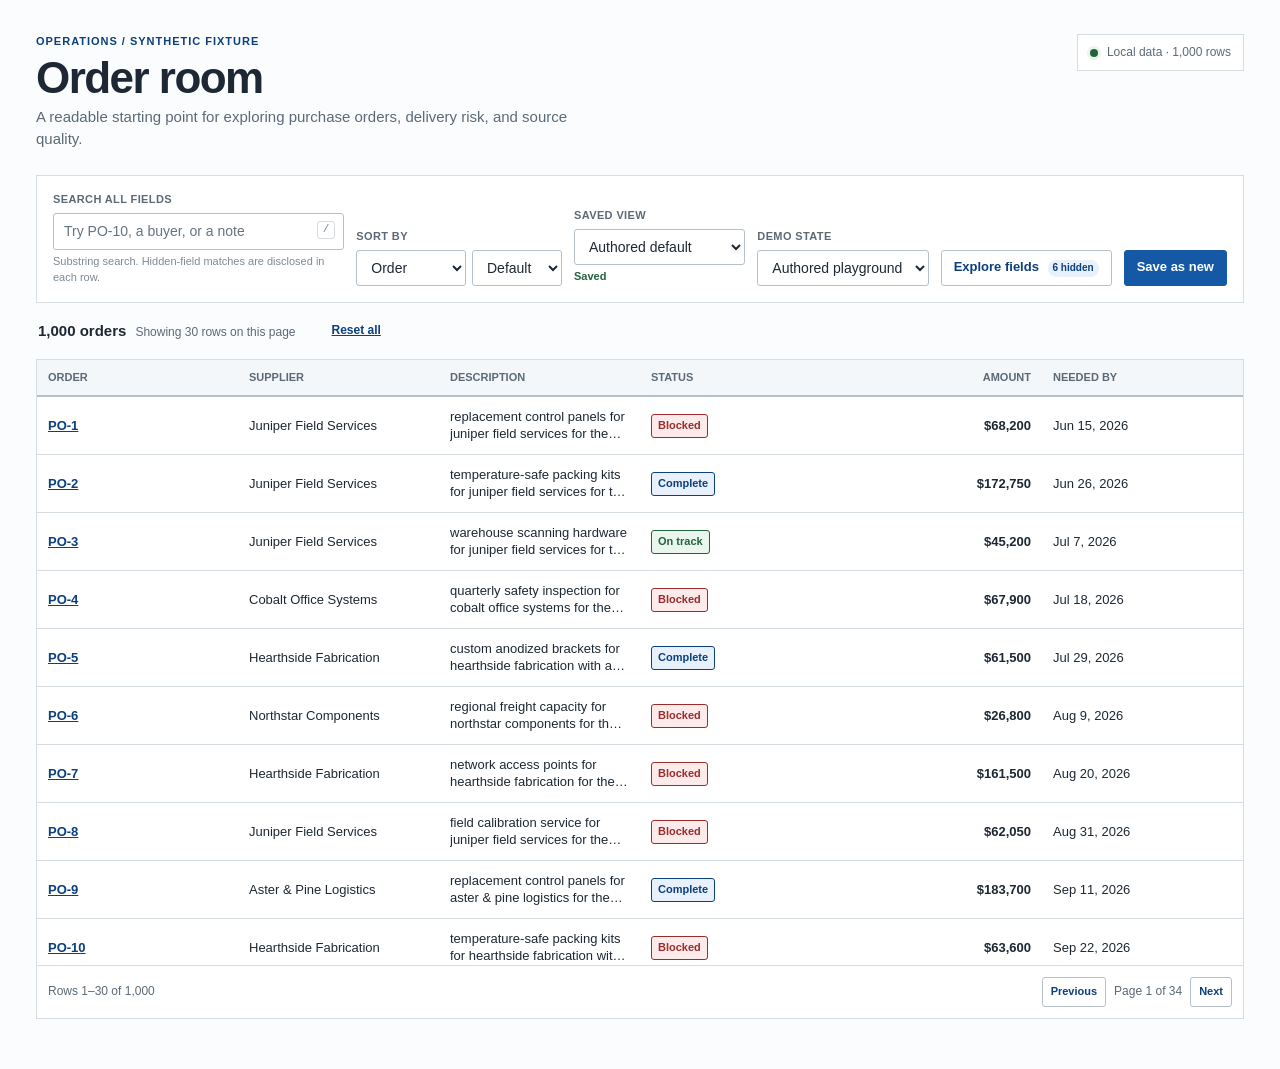
<file: index.html>
<!doctype html>
<html lang="en">
  <head>
    <meta charset="utf-8" />
    <meta name="viewport" content="width=device-width, initial-scale=1" />
    <title>Order room · Interactive data table</title>
    <link rel="stylesheet" href="styles.css" />
  </head>
  <body>
    <!--
      THESIS: Start with a calm, useful table; keep the spreadsheet-like control wall out of the first view.
      OWN-WORLD: A restrained paper-and-ink workbench uses warm white, graphite rules, blue actions, and compact data controls.
      STORY: An analyst reads the current slice, reveals fields when needed, explains a match, inspects a record, and saves the view.
      FIRST VIEWPORT: Title and state sit above a compact command row; the six-column table is the dominant, scrollable object.
      FORM: Operate-mode workbench, using a sticky table and right inspector with a left-to-right field rail for progressive disclosure.
    -->
    <main class="app-shell">
      <header class="page-header">
        <div>
          <p class="kicker">Operations / synthetic fixture</p>
          <h1>Order room</h1>
          <p class="lede">A readable starting point for exploring purchase orders, delivery risk, and source quality.</p>
        </div>
        <div class="dataset-stamp" aria-label="Data set status">
          <span class="status-dot" aria-hidden="true"></span>
          <span>Local data · 1,000 rows</span>
        </div>
      </header>

      <section class="command-bar" aria-label="Table controls">
        <div class="search-block">
          <label for="global-search">Search all fields</label>
          <div class="search-input-wrap">
            <input id="global-search" type="search" placeholder="Try PO-10, a buyer, or a note" autocomplete="off" />
            <kbd>/</kbd>
          </div>
          <p class="assistive-copy" id="search-hint">Substring search. Hidden-field matches are disclosed in each row.</p>
        </div>
        <div class="control-group">
          <label for="sort-field">Sort by</label>
          <div class="inline-controls">
            <select id="sort-field" aria-label="Sort field"></select>
            <select id="sort-direction" aria-label="Sort direction">
              <option value="default">Default</option>
              <option value="asc">Ascending</option>
              <option value="desc">Descending</option>
            </select>
          </div>
        </div>
        <div class="control-group view-control">
          <label for="view-select">Saved view</label>
          <select id="view-select">
            <option value="default">Authored default</option>
          </select>
          <span class="save-state" id="save-state">Saved</span>
        </div>
        <div class="control-group demo-control">
          <label for="demo-state">Demo state</label>
          <select id="demo-state" aria-label="Load a reproducible demo state">
            <option value="default">Authored playground</option>
            <option value="filtered">Filtered exploration</option>
            <option value="rail">Field rail open</option>
            <option value="quality">PO-37 detail / data quality</option>
            <option value="empty">No results</option>
            <option value="modified">Modified layout</option>
          </select>
        </div>
        <button class="button button-secondary" id="explore-toggle" type="button" aria-expanded="false" aria-controls="field-rail">Explore fields <span class="button-count" id="hidden-count">6 hidden</span></button>
        <button class="button button-primary" id="save-view" type="button">Save as new</button>
      </section>

      <section class="state-strip" aria-live="polite">
        <div>
          <strong id="result-summary">1,000 orders</strong>
          <span id="visible-summary">Showing 30 rows on this page</span>
        </div>
        <div class="active-filters" id="active-filters" aria-label="Active filters"></div>
        <button class="text-button" id="reset-all" type="button">Reset all</button>
      </section>

      <div class="responsive-note" id="responsive-note" role="status">
        <strong>Wide table.</strong> Scroll horizontally to reach every shown field. <span id="responsive-fields"></span>
      </div>

      <section class="workspace-grid">
        <aside class="field-rail" id="field-rail" aria-label="Explore fields" hidden>
          <div class="rail-heading">
            <div>
              <p class="kicker">Field rail</p>
              <h2>Choose your view</h2>
            </div>
            <button class="icon-button" id="rail-close" type="button" aria-label="Close field rail">×</button>
          </div>
          <p class="rail-copy">Show, hide, and move fields. Filter low-cardinality fields here.</p>
          <div class="field-list" id="field-list"></div>
        </aside>

        <section class="table-panel" aria-label="Orders table">
          <div class="table-scroll" tabindex="0">
            <table>
              <caption class="sr-only">Synthetic purchase order data. Select a row to open its inspector.</caption>
              <thead id="table-head"></thead>
              <tbody id="table-body"></tbody>
            </table>
          </div>
          <div class="empty-state" id="empty-state" hidden>
            <h2>No matching orders</h2>
            <p id="empty-copy">Try a shorter search or clear one of the active filters.</p>
            <button class="button button-secondary" id="reset-empty" type="button">Reset search and filters</button>
          </div>
          <footer class="table-footer">
            <span id="page-summary">Rows 1–30 of 1,000</span>
            <div class="pagination" aria-label="Pagination">
              <button class="button button-secondary" id="prev-page" type="button">Previous</button>
              <span id="page-number">Page 1 of 34</span>
              <button class="button button-secondary" id="next-page" type="button">Next</button>
            </div>
          </footer>
        </section>
      </section>
    </main>

    <div class="scrim" id="scrim" hidden></div>
    <aside class="inspector" id="inspector" role="dialog" aria-modal="true" aria-labelledby="inspector-title" aria-hidden="true" hidden>
      <div class="inspector-heading">
        <div>
          <p class="kicker">Record inspector</p>
          <h2 id="inspector-title">Order detail</h2>
        </div>
        <button class="icon-button" id="inspector-close" type="button" aria-label="Close order detail">×</button>
      </div>
      <p class="inspector-context" id="inspector-context"></p>
      <div class="detail-grid" id="detail-grid"></div>
    </aside>

    <div class="scrim save-scrim" id="save-scrim" hidden></div>
    <section class="save-dialog" id="save-dialog" role="dialog" aria-modal="true" aria-labelledby="save-dialog-title" aria-describedby="save-dialog-copy" aria-hidden="true" hidden>
      <p class="kicker">Saved view</p>
      <h2 id="save-dialog-title">Name this view</h2>
      <p id="save-dialog-copy" class="save-dialog-copy">Save the current search, filters, field order, and sort as a local checkpoint.</p>
      <form id="save-form" novalidate>
        <label for="view-name">View name</label>
        <input id="view-name" name="viewName" type="text" maxlength="60" autocomplete="off" required />
        <p class="field-error" id="view-name-error" role="alert" hidden>Enter a name to save this view.</p>
        <div class="dialog-actions">
          <button class="button button-secondary" id="save-cancel" type="button">Cancel</button>
          <button class="button button-primary" id="save-confirm" type="submit">Save view</button>
        </div>
      </form>
    </section>

    <div class="toast" id="toast" role="status" aria-live="polite" hidden></div>
    <script src="app.js"></script>
  </body>
</html>
</file>
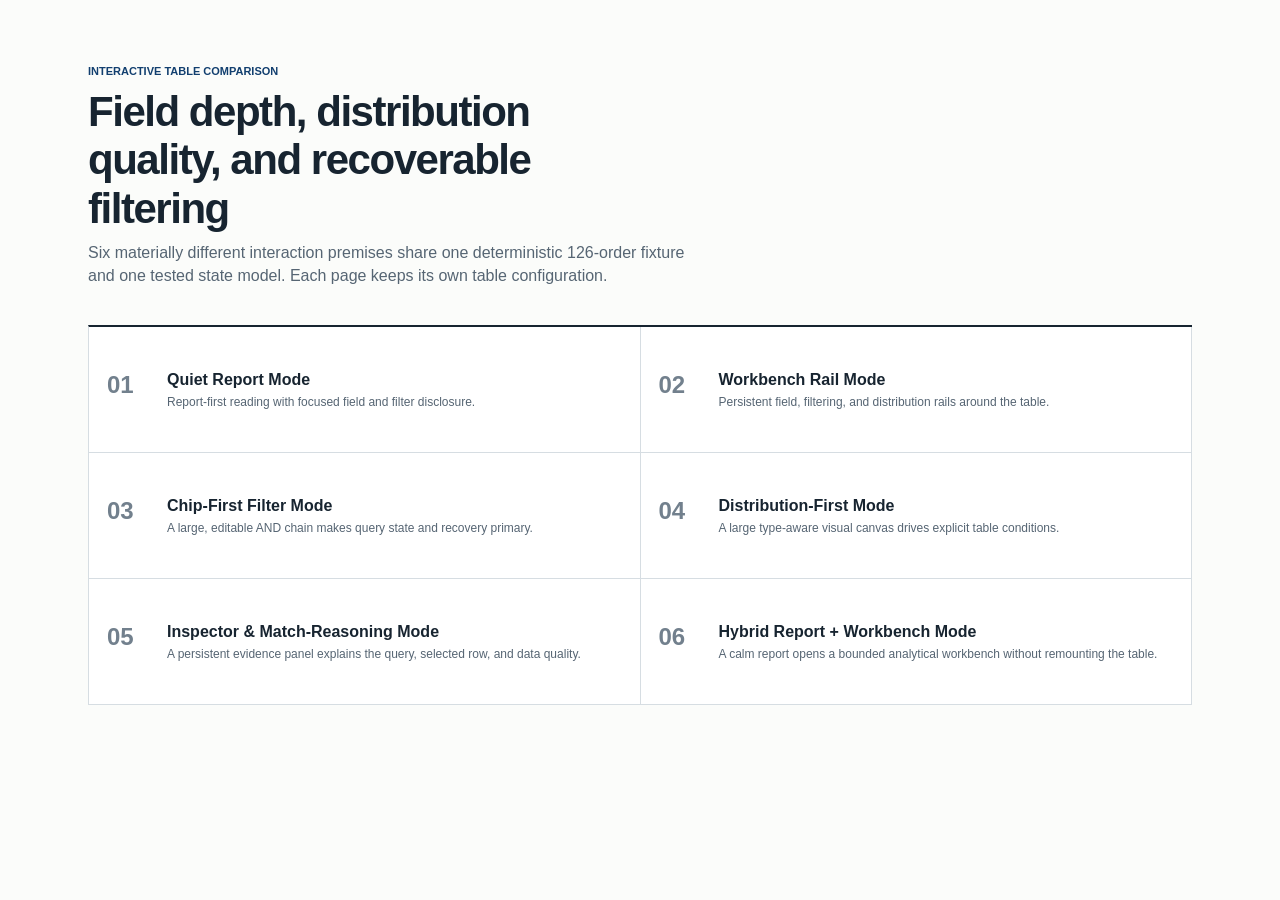
<file: variants/index.html>
<!doctype html>
<html lang="en">
  <head>
    <meta charset="utf-8" />
    <meta name="viewport" content="width=device-width, initial-scale=1" />
    <meta name="color-scheme" content="light" />
    <link rel="icon" href="data:," />
    <title>Interactive table variants</title>
  </head>
  <body class="variant-index">
    <main class="variant-index-shell">
      <p class="index-kicker">Interactive table comparison</p>
      <h1>Field depth, distribution quality, and recoverable filtering</h1>
      <p class="index-lede">Six materially different interaction premises share one deterministic 126-order fixture and one tested state model. Each page keeps its own table configuration.</p>
      <nav class="variant-card-list" aria-label="Available variants">
        <a class="variant-card-link" href="./v1-quiet-report.html">
          <span>01</span>
          <strong>Quiet Report Mode</strong>
          <small>Report-first reading with focused field and filter disclosure.</small>
        </a>
        <a class="variant-card-link" href="./v2-workbench-rail.html">
          <span>02</span>
          <strong>Workbench Rail Mode</strong>
          <small>Persistent field, filtering, and distribution rails around the table.</small>
        </a>
        <a class="variant-card-link" href="./v3-chip-first.html">
          <span>03</span>
          <strong>Chip-First Filter Mode</strong>
          <small>A large, editable AND chain makes query state and recovery primary.</small>
        </a>
        <a class="variant-card-link" href="./v4-distribution-first.html">
          <span>04</span>
          <strong>Distribution-First Mode</strong>
          <small>A large type-aware visual canvas drives explicit table conditions.</small>
        </a>
        <a class="variant-card-link" href="./v5-inspector-reasoning.html">
          <span>05</span>
          <strong>Inspector &amp; Match-Reasoning Mode</strong>
          <small>A persistent evidence panel explains the query, selected row, and data quality.</small>
        </a>
        <a class="variant-card-link" href="./v6-hybrid.html">
          <span>06</span>
          <strong>Hybrid Report + Workbench Mode</strong>
          <small>A calm report opens a bounded analytical workbench without remounting the table.</small>
        </a>
      </nav>
    </main>
    <script src="./assets/bootstrap.js"></script>
  </body>
</html>
</file>
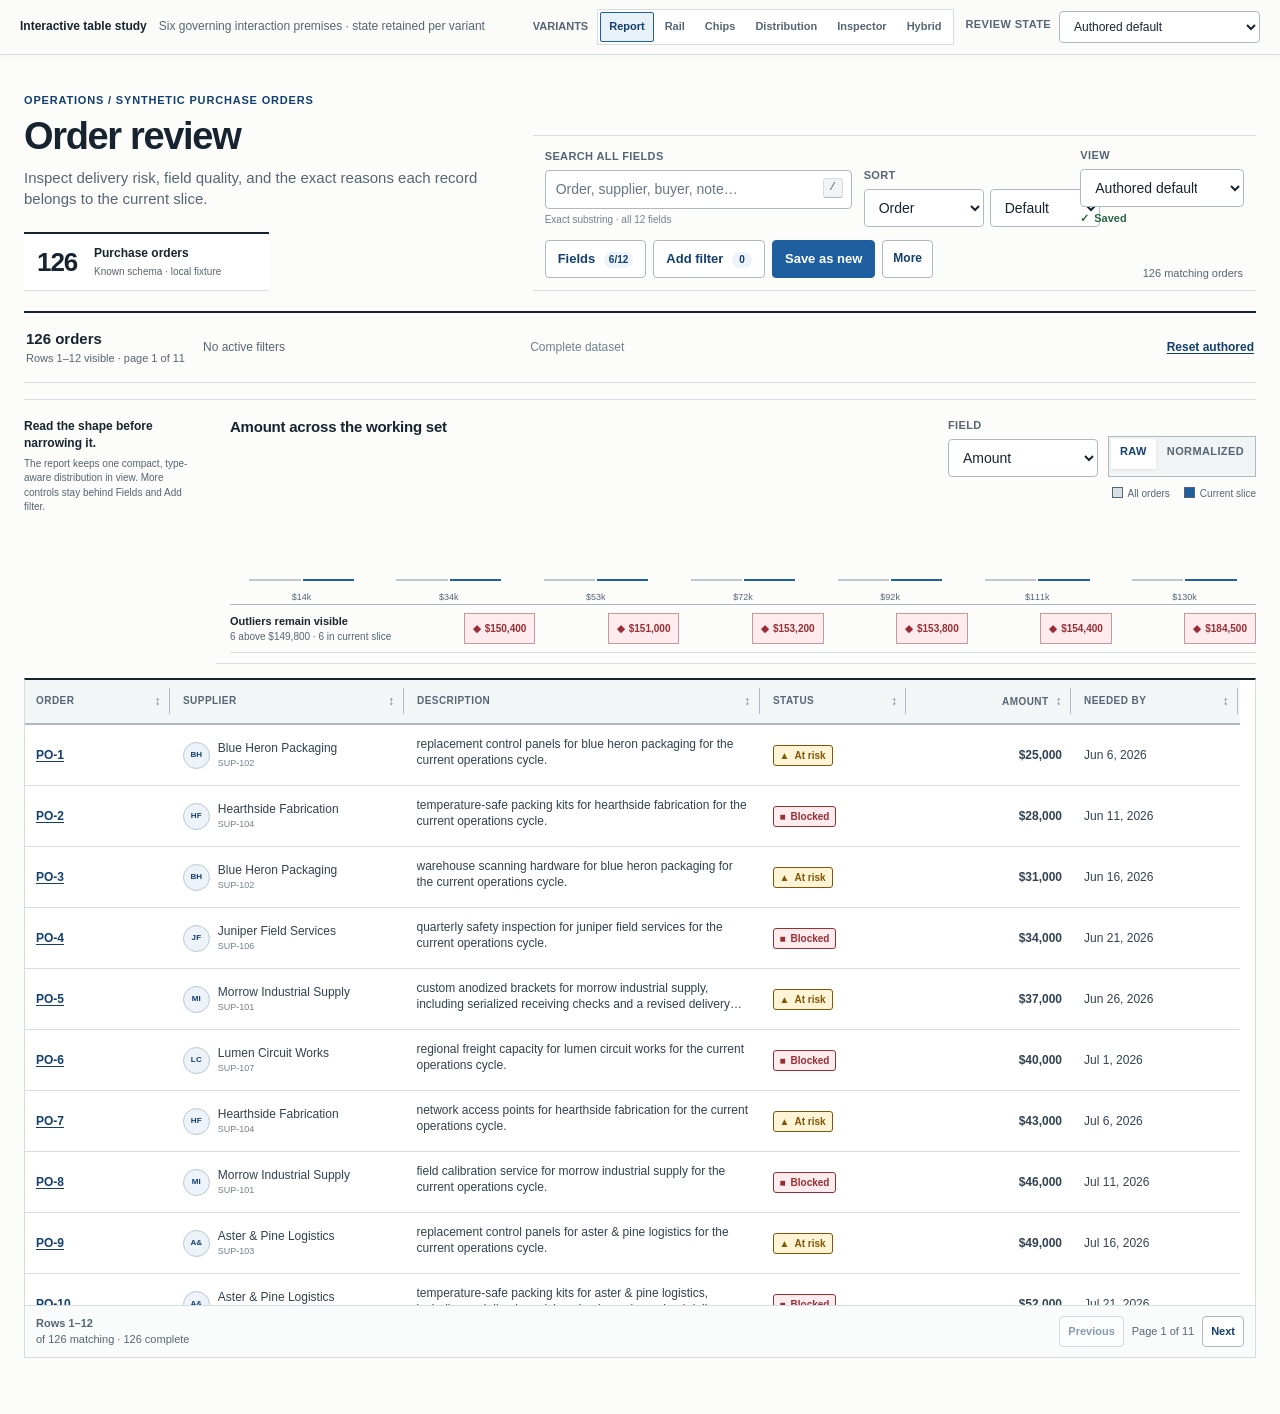
<file: variants/v1-quiet-report.html>
<!doctype html>
<html lang="en">
  <head>
    <meta charset="utf-8" />
    <meta name="viewport" content="width=device-width, initial-scale=1, viewport-fit=cover" />
    <meta name="color-scheme" content="light" />
    <link rel="icon" href="data:," />
    <title>Quiet Report Mode · Interactive table variants</title>
  </head>
  <body class="variant-v1" data-variant="v1">
    <!--
      THESIS: A purchase-order table should read like a finished operational report until the analyst explicitly asks to reconfigure it; this concept refuses the permanent control rail.
      OWN-WORLD: Warm white paper, graphite rules, compact system typography, blue actions, and restrained type-aware data marks.
      STORY: Read the authored report, reveal a focused field or filter surface, inspect a row, then return to the unchanged reading position.
      FIRST VIEWPORT: Context and compact commands share one ruled report heading; state, a slim distribution note, and the table follow in a single reading column.
      FORM: Operate-mode report, ranked first for default calm; progressive dialogs and a right-side detail inspector carry advanced control.
    -->
    <a class="skip-link" href="#main-content">Skip to orders table</a>

    <header class="prototype-chrome">
      <div class="prototype-chrome__identity">
        <strong>Interactive table study</strong>
        <span>Six governing interaction premises · state retained per variant</span>
      </div>
      <div class="prototype-chrome__tools">
        <div data-component="variant-nav"></div>
        <div data-component="scenario-nav"></div>
      </div>
    </header>

    <main class="v1-shell" id="main-content">
      <section class="v1-report-heading" aria-label="Report context and commands">
        <div data-component="page-context"></div>
        <div data-component="command-bar" data-compact="true" data-instance="report"></div>
      </section>

      <div class="v1-state" data-component="state-summary"></div>
      <div class="v1-quality" data-component="quality-warning"></div>
      <div data-component="narrow-note"></div>

      <section class="v1-distribution" aria-label="Current distribution note">
        <div class="v1-distribution__note">
          <strong>Read the shape before narrowing it.</strong>
          <span>The report keeps one compact, type-aware distribution in view. More controls stay behind Fields and Add filter.</span>
        </div>
        <div data-component="distribution" data-compact="true"></div>
      </section>

      <div class="v1-table" data-component="table"></div>
    </main>

    <dialog id="v1-field-surface" data-surface="fields" aria-label="Field explorer">
      <div data-component="field-explorer"></div>
    </dialog>

    <dialog id="v1-filter-surface" data-surface="filters" data-auto-close="true" aria-label="Filter builder">
      <div data-component="filter-builder"></div>
    </dialog>

    <aside class="detail-surface" data-surface="detail" aria-label="Order detail and match reasoning" aria-hidden="true" hidden>
      <div data-component="detail"></div>
    </aside>

    <script src="./assets/manifest.js"></script>
    <script src="./assets/bootstrap.js"></script>
  </body>
</html>
</file>
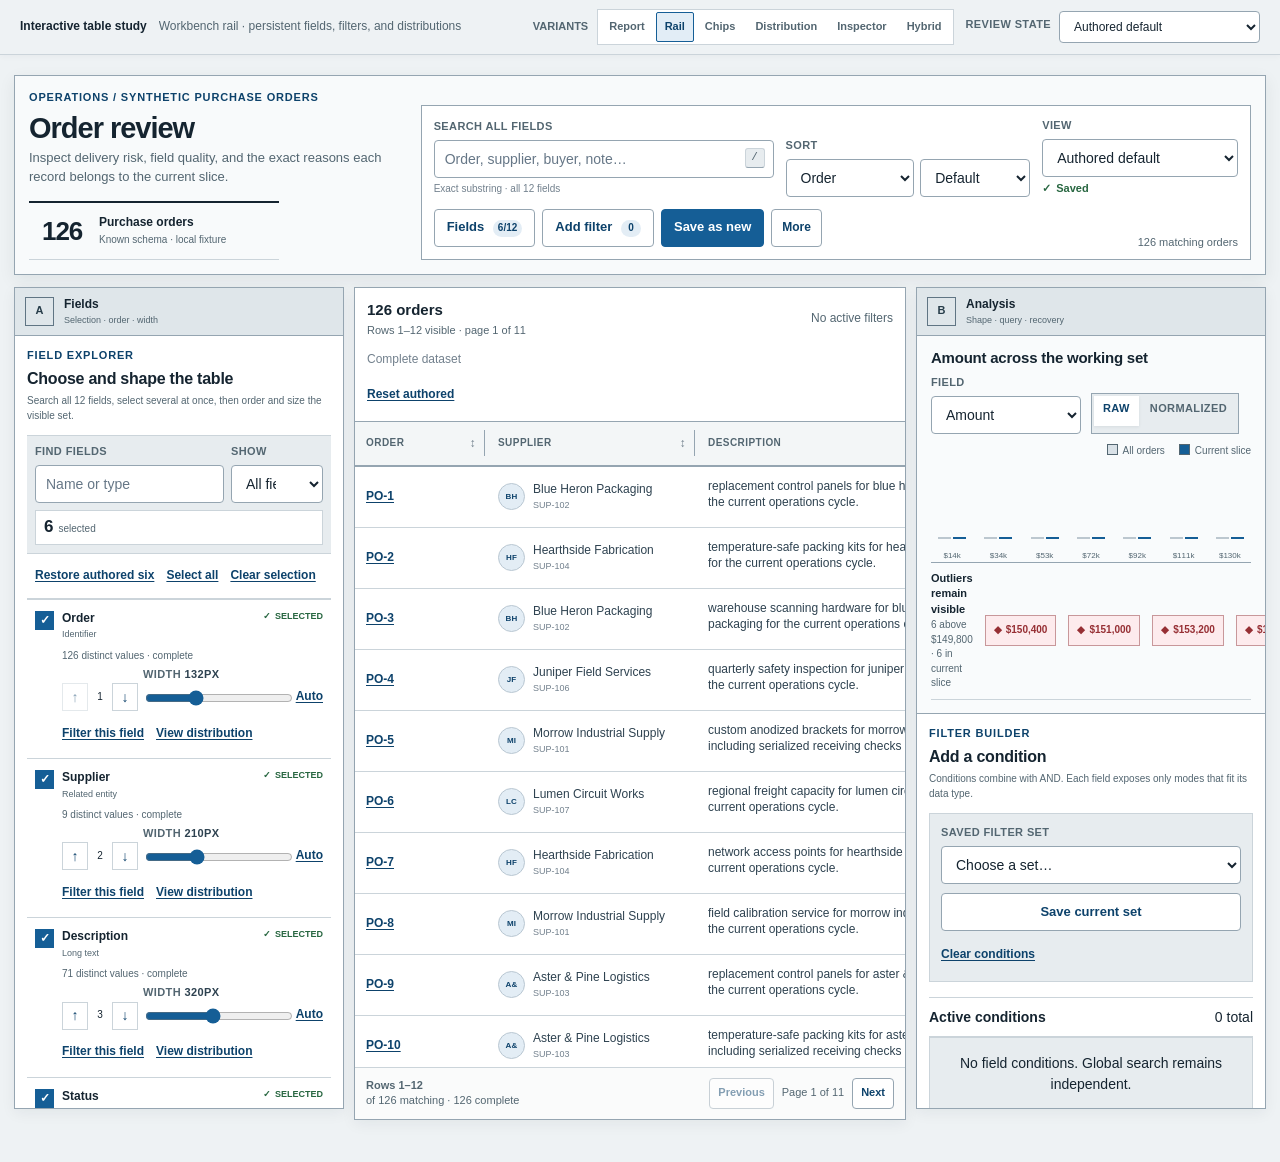
<file: variants/v2-workbench-rail.html>
<!doctype html>
<html lang="en">
  <head>
    <meta charset="utf-8" />
    <meta name="viewport" content="width=device-width, initial-scale=1, viewport-fit=cover" />
    <meta name="color-scheme" content="light" />
    <link rel="icon" href="data:," />
    <link rel="stylesheet" href="./assets/v2-workbench.css" />
    <title>Workbench Rail Mode · Interactive table variants</title>
  </head>
  <body class="variant-v2" data-variant="v2">
    <!--
      THESIS: Repeated data exploration should keep fields, query construction, and distributions physically present; this concept refuses hidden configuration as the primary workflow.
      OWN-WORLD: Cool instrument-gray rails, blue measurement marks, compact ruled controls, and a white table canvas with explicit panel boundaries.
      STORY: Scan the table while continuously adjusting field shape on the left and query/distribution logic on the right, without reopening an overlay.
      FIRST VIEWPORT: A compact mast sits above a three-column workbench: field rail, dominant table, and analysis rail, each independently scrollable.
      FORM: Operate-mode analytical workbench, ranked first for repeated configuration speed; persistent rails trade reading calm for control continuity.
    -->
    <a class="skip-link" href="#main-content">Skip to orders table</a>

    <header class="prototype-chrome">
      <div class="prototype-chrome__identity">
        <strong>Interactive table study</strong>
        <span>Workbench rail · persistent fields, filters, and distributions</span>
      </div>
      <div class="prototype-chrome__tools">
        <div data-component="variant-nav"></div>
        <div data-component="scenario-nav"></div>
      </div>
    </header>

    <main class="v2-shell" id="main-content">
      <section class="v2-mast" aria-label="Workbench context and commands">
        <div data-component="page-context"></div>
        <div data-component="command-bar" data-compact="true" data-instance="workbench"></div>
      </section>

      <div class="v2-quality" data-component="quality-warning"></div>
      <div data-component="narrow-note"></div>

      <section class="v2-workbench" aria-label="Persistent table workbench">
        <aside class="v2-field-rail" data-surface="fields" data-persistent="true" aria-label="Persistent field explorer">
          <div class="v2-rail-label"><span aria-hidden="true">A</span><strong>Fields</strong><small>Selection · order · width</small></div>
          <div data-component="field-explorer"></div>
        </aside>

        <section class="v2-table-column" aria-label="Orders and current query">
          <div data-component="state-summary"></div>
          <div data-component="table"></div>
        </section>

        <aside class="v2-analysis-rail" aria-label="Persistent filtering and distribution controls">
          <div class="v2-rail-label"><span aria-hidden="true">B</span><strong>Analysis</strong><small>Shape · query · recovery</small></div>
          <div class="v2-distribution" data-component="distribution" data-compact="true"></div>
          <section class="v2-filter-surface" data-surface="filters" data-persistent="true" aria-label="Persistent filter builder">
            <div data-component="filter-builder"></div>
          </section>
        </aside>
      </section>
    </main>

    <aside class="detail-surface" data-surface="detail" aria-label="Order detail and match reasoning" aria-hidden="true" hidden>
      <div data-component="detail"></div>
    </aside>

    <script src="./assets/manifest.js"></script>
    <script src="./assets/bootstrap.js"></script>
  </body>
</html>
</file>
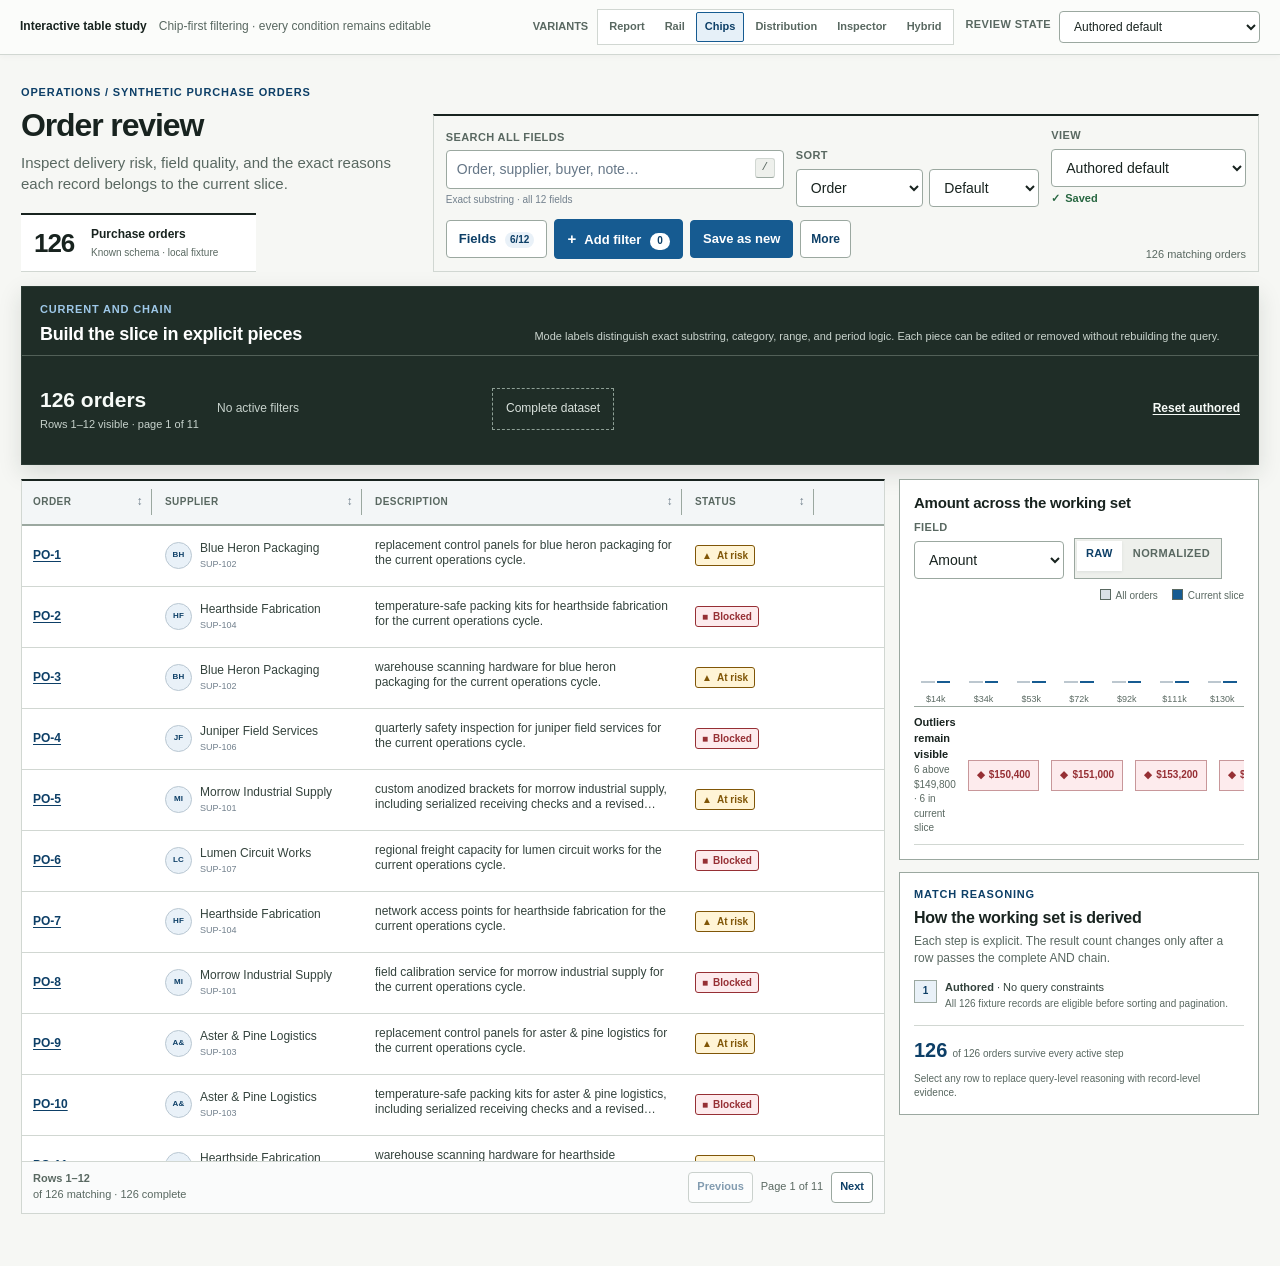
<file: variants/v3-chip-first.html>
<!doctype html>
<html lang="en">
  <head>
    <meta charset="utf-8" />
    <meta name="viewport" content="width=device-width, initial-scale=1, viewport-fit=cover" />
    <meta name="color-scheme" content="light" />
    <link rel="icon" href="data:," />
    <link rel="stylesheet" href="./assets/v3-chip-first.css" />
    <title>Chip-First Filter Mode · Interactive table variants</title>
  </head>
  <body class="variant-v3" data-variant="v3">
    <!--
      THESIS: A table query should be readable and editable as a visible chain of conditions; this concept refuses passive chips tucked beneath a generic toolbar.
      OWN-WORLD: Chalk-white canvas, dark query shelf, blue condition objects, explicit AND connectors, and restrained tabular framing.
      STORY: Compose a query from named modes, read the live surviving count, edit or remove any condition in place, then inspect the resulting rows and reasoning.
      FIRST VIEWPORT: Compact report context and commands lead directly into a large query shelf; the table and a reasoning/distribution rail sit beneath it.
      FORM: Operate-mode query composer, ranked first for filtering and recovery; condition objects govern the visual hierarchy while field layout remains progressive.
    -->
    <a class="skip-link" href="#main-content">Skip to orders table</a>

    <header class="prototype-chrome">
      <div class="prototype-chrome__identity">
        <strong>Interactive table study</strong>
        <span>Chip-first filtering · every condition remains editable</span>
      </div>
      <div class="prototype-chrome__tools">
        <div data-component="variant-nav"></div>
        <div data-component="scenario-nav"></div>
      </div>
    </header>

    <main class="v3-shell" id="main-content">
      <section class="v3-mast" aria-label="Query workspace context">
        <div data-component="page-context"></div>
        <div data-component="command-bar" data-compact="true" data-instance="chips"></div>
      </section>

      <div class="v3-quality" data-component="quality-warning"></div>
      <div data-component="narrow-note"></div>

      <section class="v3-query-stage" aria-label="Editable query chain">
        <header class="v3-query-stage__heading">
          <div>
            <p class="kicker">Current AND chain</p>
            <h2>Build the slice in explicit pieces</h2>
          </div>
          <p>Mode labels distinguish exact substring, category, range, and period logic. Each piece can be edited or removed without rebuilding the query.</p>
        </header>
        <div data-component="state-summary"></div>
      </section>

      <section class="v3-workspace" aria-label="Query results and explanation">
        <div class="v3-table" data-component="table"></div>
        <aside class="v3-context-rail" aria-label="Distribution and query reasoning">
          <div data-component="distribution" data-compact="true"></div>
          <div data-component="reasoning"></div>
        </aside>
      </section>
    </main>

    <dialog id="v3-field-surface" data-surface="fields" aria-label="Field explorer">
      <div data-component="field-explorer"></div>
    </dialog>

    <dialog id="v3-filter-surface" data-surface="filters" data-auto-close="true" aria-label="Filter builder">
      <div data-component="filter-builder"></div>
    </dialog>

    <aside class="detail-surface" data-surface="detail" aria-label="Order detail and match reasoning" aria-hidden="true" hidden>
      <div data-component="detail"></div>
    </aside>

    <script src="./assets/manifest.js"></script>
    <script src="./assets/bootstrap.js"></script>
  </body>
</html>
</file>
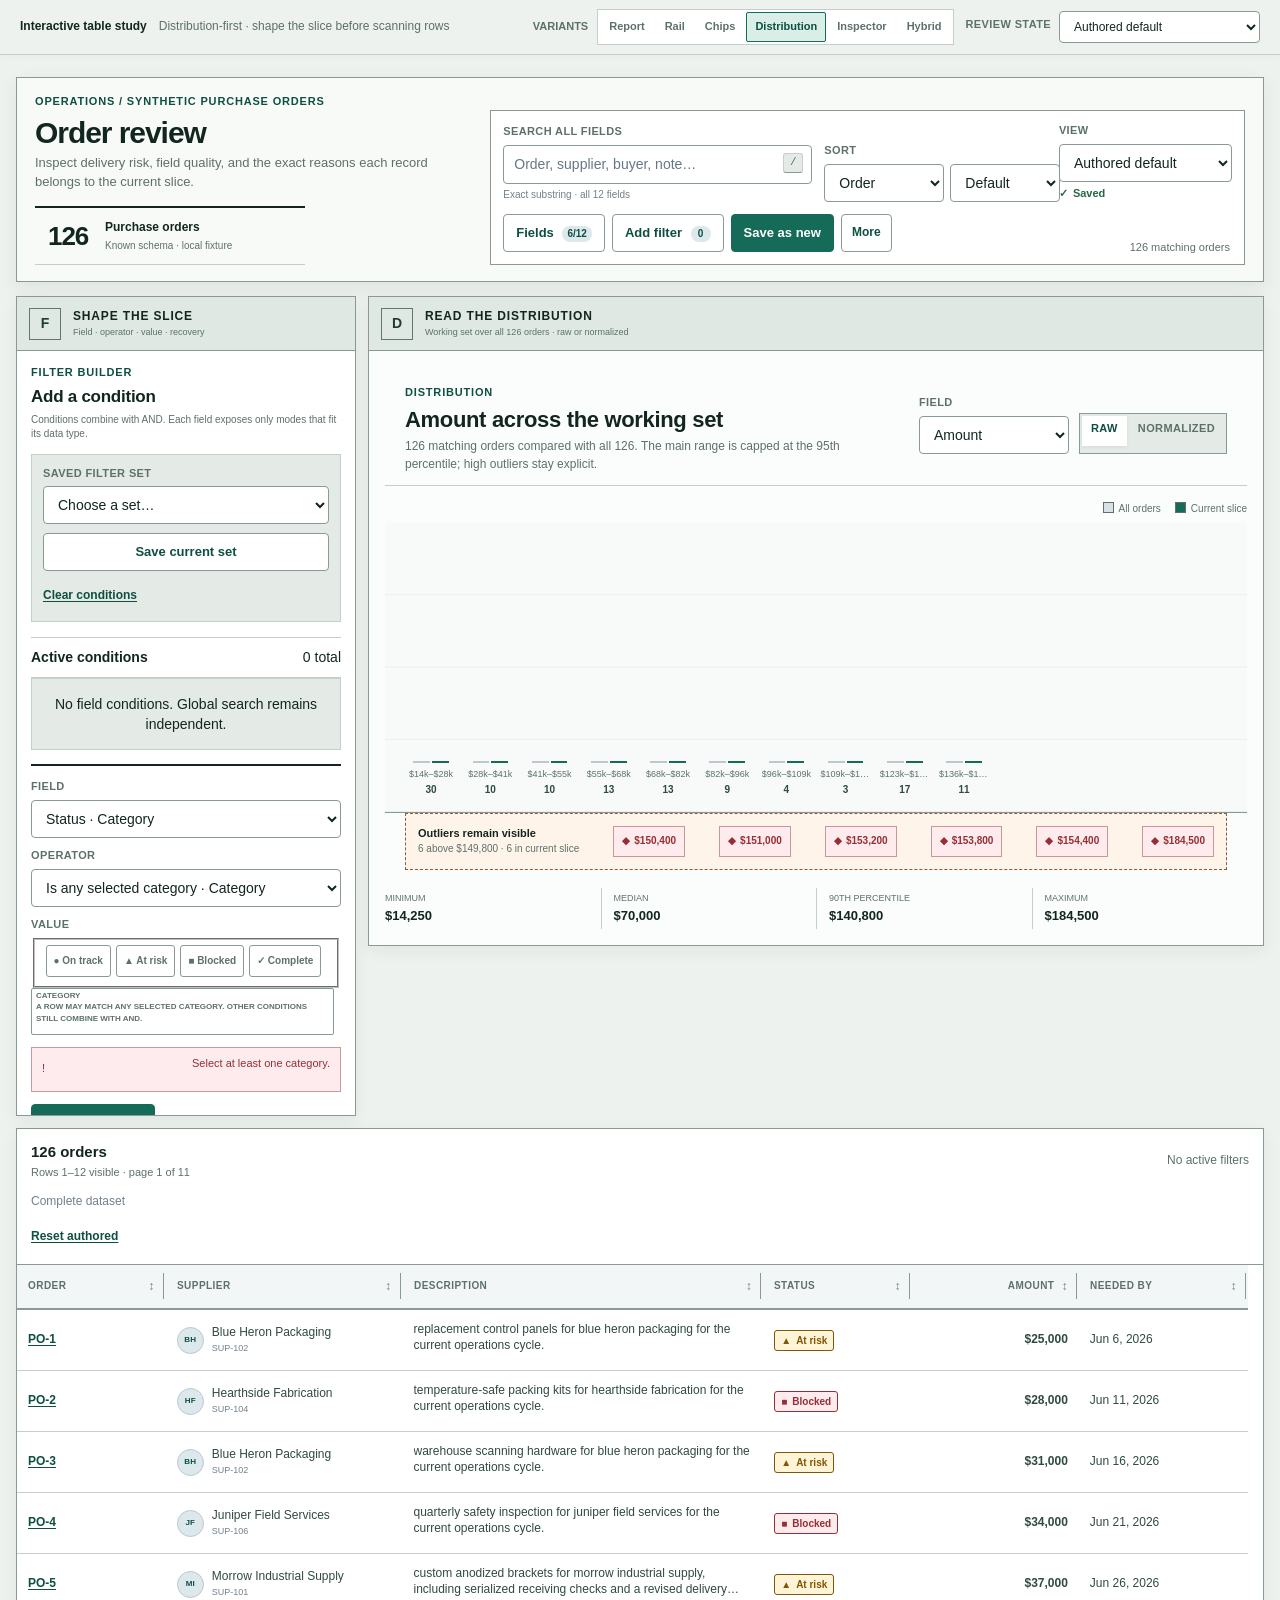
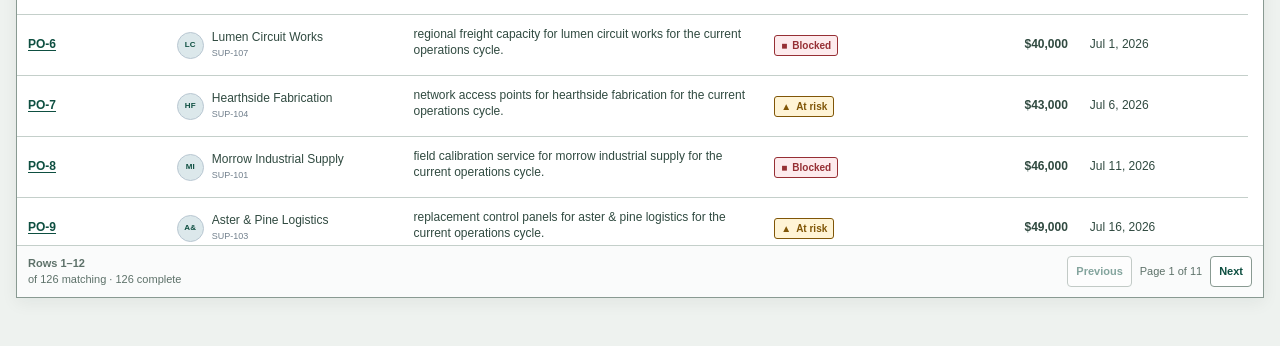
<file: variants/v4-distribution-first.html>
<!doctype html>
<html lang="en">
  <head>
    <meta charset="utf-8" />
    <meta name="viewport" content="width=device-width, initial-scale=1, viewport-fit=cover" />
    <meta name="color-scheme" content="light" />
    <link rel="icon" href="data:," />
    <title>Distribution-First Mode · Interactive table variants</title>
    <style>
      .variant-v4{--paper:#eef2ef;--panel:#fff;--wash:#e4ebe7;--wash-cool:#dce8eb;--line:#c4cfca;--line-strong:#899a92;--ink:#12261f;--ink-soft:#304a40;--muted:#5d7169;--accent:#166b58;--accent-strong:#0e4f41;--accent-wash:#d8eee7;background:var(--paper)}
      .variant-v4 .prototype-chrome{background:rgba(238,242,239,.98)}
      .v4-shell{width:min(1600px,calc(100% - 32px));margin:0 auto;padding:22px 0 48px}
      .v4-mast{display:grid;grid-template-columns:minmax(330px,.8fr) minmax(680px,1.4fr);align-items:end;gap:24px;margin-bottom:14px;padding:16px 18px;border:1px solid var(--line-strong);background:#f8faf8;box-shadow:0 6px 18px rgba(18,38,31,.07)}
      .v4-mast .page-context{display:block}.v4-mast .page-context h1{margin-bottom:4px;font-size:30px}.v4-mast .page-context .lede{max-width:58ch;font-size:13px}.v4-mast .dataset-stamp{width:min(100%,270px);margin-top:14px;background:transparent}
      .v4-mast .command-bar{grid-template-columns:minmax(220px,1.25fr) minmax(190px,.9fr) minmax(150px,.7fr);border-color:var(--line-strong);background:#fff}.v4-mast .command-actions{grid-column:1/-1;justify-content:flex-start}.v4-mast .command-result{right:14px;bottom:8px}.v4-quality{margin-bottom:12px}
      .v4-analysis-stage{display:grid;grid-template-columns:minmax(300px,340px) minmax(650px,1fr);gap:12px;align-items:start;margin-bottom:12px}.v4-filter-rail,.v4-distribution-canvas,.v4-results{min-width:0;border:1px solid var(--line-strong);background:var(--panel);box-shadow:0 5px 16px rgba(18,38,31,.06)}.v4-filter-rail{position:sticky;top:66px;max-height:calc(100vh - 80px);overflow:auto;overscroll-behavior:contain}
      .v4-stage-label{position:sticky;top:0;z-index:4;display:grid;grid-template-columns:34px 1fr;gap:0 10px;align-items:center;min-height:54px;padding:9px 12px;border-bottom:1px solid var(--line-strong);background:#dfe8e3}.v4-stage-label>span{grid-row:1/span 2;display:grid;width:32px;height:32px;place-items:center;border:1px solid #60786e;color:#223c32;font-weight:850}.v4-stage-label strong{align-self:end;font-size:12px;text-transform:uppercase;letter-spacing:.07em}.v4-stage-label small{align-self:start;color:var(--muted);font-size:9px}
      .v4-filter-surface .filter-builder{padding:14px}.v4-filter-surface .surface-heading{display:block;margin-bottom:12px}.v4-filter-surface .surface-heading h2{font-size:17px}.v4-filter-surface .surface-heading p:last-child{font-size:10px}.v4-filter-surface .filter-set-row,.v4-filter-surface .condition-grid,.v4-filter-surface .condition-row{grid-template-columns:1fr}.v4-filter-surface .condition-actions,.v4-filter-surface .dialog-actions{justify-content:flex-start}
      .v4-distribution-canvas{overflow:hidden}.v4-distribution-canvas .distribution{border:0;background:#fbfdfc}.v4-distribution-canvas .distribution__heading{padding:18px 20px 12px;border-bottom:1px solid var(--line)}.v4-distribution-canvas .distribution__heading h2{font-size:22px}.v4-distribution-canvas .distribution__heading p{max-width:68ch}.v4-distribution-canvas .distribution__controls{justify-content:flex-start;margin-top:10px}.v4-distribution-canvas .histogram{grid-template-columns:repeat(14,minmax(34px,1fr));gap:7px;min-height:290px;padding:18px 20px 14px;align-items:end;background:linear-gradient(to top,rgba(22,107,88,.07) 1px,transparent 1px) 0 0/100% 25%,#f7faf8}.v4-distribution-canvas .histogram-bin{min-width:0}.v4-distribution-canvas .histogram-bin__bar{min-height:4px;border-color:#166b58;background:#8ec8b8}.v4-distribution-canvas .histogram-bin__working{background:#155e50}.v4-distribution-canvas .histogram-bin__label{font-size:9px}.v4-distribution-canvas .outlier-lane{margin:0 20px 18px;padding:12px;border:1px dashed #8c5b34;background:#fff4e9}.v4-distribution-canvas .category-bars,.v4-distribution-canvas .period-bars{padding:18px 20px 20px}.v4-distribution-canvas .category-bar,.v4-distribution-canvas .period-bar{min-height:36px}
      .v4-results{overflow:hidden}.v4-results .state-summary{grid-template-columns:auto minmax(230px,1fr);padding:12px 14px;border-bottom-color:var(--line-strong)}.v4-results .state-summary__statement{text-align:right}.v4-results .filter-chips,.v4-results .state-summary__actions{grid-column:1/-1;justify-content:flex-start}.v4-results .table-frame{border:0}.v4-results .table-scroll{max-height:580px}.variant-v4[data-scenario="filtered"] .v4-distribution-canvas{outline:3px solid #5b917f;outline-offset:-3px}.variant-v4[data-scenario="fields"] dialog[data-surface="fields"] .surface-dialog__shell{border-color:var(--accent-strong)}.variant-v4 .detail-surface{top:55px}
      @media(max-width:1120px){.v4-mast{grid-template-columns:1fr}.v4-analysis-stage{grid-template-columns:minmax(270px,310px) minmax(520px,1fr)}}
      @media(max-width:860px){.v4-shell{width:min(calc(100% - 20px),820px);padding-top:14px}.v4-mast{padding:12px}.v4-mast .command-bar{grid-template-columns:1fr}.v4-mast .command-actions{grid-column:auto}.v4-analysis-stage{grid-template-columns:1fr}.v4-filter-rail{position:static;max-height:660px}.v4-distribution-canvas .histogram{grid-template-columns:repeat(7,minmax(30px,1fr));min-height:250px}.v4-results .state-summary{grid-template-columns:1fr}.v4-results .state-summary__statement{text-align:left}.v4-results .table-scroll{max-height:620px}}
      @media(max-width:620px){.v4-distribution-canvas .histogram{gap:5px;padding-inline:12px}.v4-distribution-canvas .outlier-lane{margin-inline:12px}}
    </style>
  </head>
  <body class="variant-v4" data-variant="v4">
    <!-- THESIS: Users should understand the shape, periods, categories, and outliers of the current slice before scanning individual rows. -->
    <a class="skip-link" href="#main-content">Skip to orders table</a>
    <header class="prototype-chrome">
      <div class="prototype-chrome__identity"><strong>Interactive table study</strong><span>Distribution-first · shape the slice before scanning rows</span></div>
      <div class="prototype-chrome__tools"><div data-component="variant-nav"></div><div data-component="scenario-nav"></div></div>
    </header>
    <main class="v4-shell" id="main-content">
      <section class="v4-mast" aria-label="Distribution view context and commands"><div data-component="page-context"></div><div data-component="command-bar" data-compact="true" data-instance="distribution-first"></div></section>
      <div class="v4-quality" data-component="quality-warning"></div><div data-component="narrow-note"></div>
      <section class="v4-analysis-stage" aria-label="Visual filtering stage">
        <aside class="v4-filter-rail" aria-label="Persistent visual filter controls"><div class="v4-stage-label"><span aria-hidden="true">F</span><strong>Shape the slice</strong><small>Field · operator · value · recovery</small></div><div class="v4-filter-surface" data-surface="filters" data-persistent="true"><div data-component="filter-builder"></div></div></aside>
        <section class="v4-distribution-canvas" aria-label="Large type-aware distribution canvas"><div class="v4-stage-label"><span aria-hidden="true">D</span><strong>Read the distribution</strong><small>Working set over all 126 orders · raw or normalized</small></div><div data-component="distribution"></div></section>
      </section>
      <section class="v4-results" aria-label="Orders matching the visible distribution"><div data-component="state-summary"></div><div data-component="table"></div></section>
    </main>
    <aside class="detail-surface" data-surface="detail" aria-label="Order detail and match reasoning" aria-hidden="true" hidden><div data-component="detail"></div></aside>
    <dialog class="surface-dialog" data-surface="fields" aria-labelledby="v4-fields-title"><div class="surface-dialog__shell"><div class="surface-dialog__heading"><div><p class="eyebrow">Supporting table control</p><h2 id="v4-fields-title">Choose fields for row inspection</h2></div><button type="button" class="icon-button" data-action="close-surface" data-surface-name="fields" aria-label="Close field explorer">×</button></div><div data-component="field-explorer"></div></div></dialog>
    <script>window.TABLE_VARIANTS_PUBLISHED=["v1","v2","v3","v4","v5","v6"];</script>
    <script src="./assets/bootstrap.js"></script>
  </body>
</html>
</file>
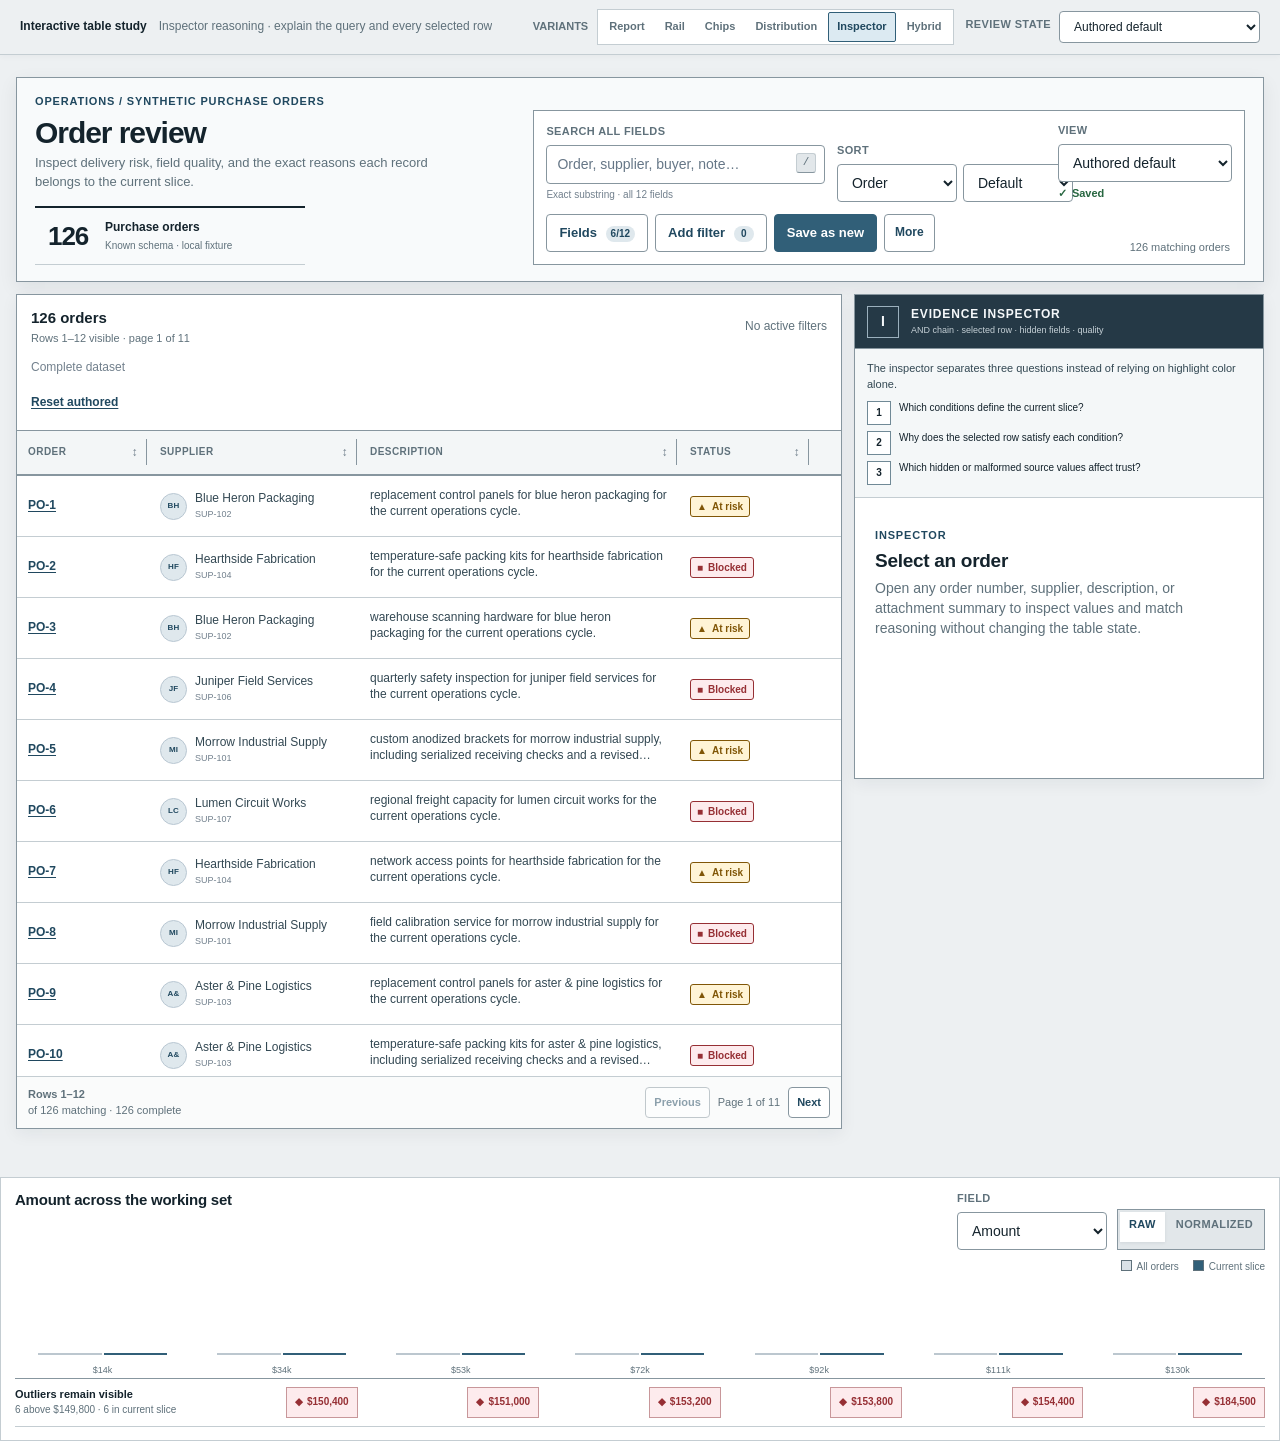
<file: variants/v5-inspector-reasoning.html>
<!doctype html>
<html lang="en">
  <head>
    <meta charset="utf-8" />
    <meta name="viewport" content="width=device-width, initial-scale=1, viewport-fit=cover" />
    <meta name="color-scheme" content="light" />
    <link rel="icon" href="data:," />
    <title>Inspector &amp; Match-Reasoning Mode · Interactive table variants</title>
    <style>
      .variant-v5{--paper:#edf0f2;--panel:#fff;--wash:#e2e7ea;--wash-cool:#dfe8ed;--line:#c4cdd2;--line-strong:#87969f;--ink:#14232c;--ink-soft:#334853;--muted:#5f717b;--accent:#315f78;--accent-strong:#20485f;--accent-wash:#dceaf2;background:var(--paper)}
      .variant-v5 .prototype-chrome{background:rgba(237,240,242,.98)}.v5-shell{width:min(1580px,calc(100% - 32px));margin:0 auto;padding:22px 0 48px}.v5-mast{display:grid;grid-template-columns:minmax(350px,.9fr) minmax(650px,1.35fr);align-items:end;gap:24px;margin-bottom:12px;padding:16px 18px;border:1px solid var(--line-strong);background:#f8fafb;box-shadow:0 6px 18px rgba(20,35,44,.07)}.v5-mast .page-context{display:block}.v5-mast .page-context h1{margin-bottom:4px;font-size:30px}.v5-mast .page-context .lede{max-width:58ch;font-size:13px}.v5-mast .dataset-stamp{width:min(100%,270px);margin-top:14px;background:transparent}.v5-mast .command-bar{grid-template-columns:minmax(220px,1.2fr) minmax(185px,.9fr) minmax(155px,.75fr);border-color:var(--line-strong);background:#fff}.v5-mast .command-actions{grid-column:1/-1;justify-content:flex-start}.v5-mast .command-result{right:14px;bottom:8px}.v5-quality{margin-bottom:12px}
      .v5-layout{display:grid;grid-template-columns:minmax(650px,1fr) minmax(350px,410px);gap:12px;align-items:start}.v5-report,.v5-inspector{min-width:0;border:1px solid var(--line-strong);background:var(--panel);box-shadow:0 5px 16px rgba(20,35,44,.06)}.v5-report{overflow:hidden}.v5-report .state-summary{grid-template-columns:auto minmax(230px,1fr);padding:12px 14px;border-bottom-color:var(--line-strong)}.v5-report .state-summary__statement{text-align:right}.v5-report .filter-chips,.v5-report .state-summary__actions{grid-column:1/-1;justify-content:flex-start}.v5-report .table-frame{border:0}.v5-report .table-scroll{max-height:calc(100vh - 255px);min-height:520px}
      .v5-inspector{position:sticky;top:66px;max-height:calc(100vh - 80px);overflow:auto;overscroll-behavior:contain}.v5-inspector__label{position:sticky;top:0;z-index:5;display:grid;grid-template-columns:34px 1fr;gap:0 10px;align-items:center;min-height:54px;padding:9px 12px;border-bottom:1px solid var(--line-strong);background:#253946;color:#f5f8fa}.v5-inspector__label>span{grid-row:1/span 2;display:grid;width:32px;height:32px;place-items:center;border:1px solid #9bb0bd;font-weight:850}.v5-inspector__label strong{align-self:end;font-size:12px;text-transform:uppercase;letter-spacing:.07em}.v5-inspector__label small{align-self:start;color:#c5d0d6;font-size:9px}.v5-reasoning-key{padding:12px;border-bottom:1px solid var(--line);background:#f4f7f8}.v5-reasoning-key p{margin:0 0 8px;color:var(--ink-soft);font-size:11px}.v5-reasoning-key ol{display:grid;gap:6px;margin:0;padding:0;list-style:none;counter-reset:reason}.v5-reasoning-key li{counter-increment:reason;display:grid;grid-template-columns:24px 1fr;gap:8px;align-items:start;font-size:10px}.v5-reasoning-key li::before{content:counter(reason);display:grid;width:22px;height:22px;place-items:center;border:1px solid #708996;background:#fff;font-weight:800}.v5-inspector [data-component="detail"]{min-height:280px}.v5-inspector .detail-panel,.v5-inspector .detail-empty{border:0;box-shadow:none}.v5-inspector .match-reasoning{border-left:4px solid #315f78;background:#edf5f8}.v5-inspector .detail-quality{border-left:4px solid #9b552e;background:#fff2e8}.variant-v5[data-scenario="filtered"] .v5-inspector{outline:3px solid #668da1;outline-offset:-3px}.variant-v5[data-scenario="detail"] .v5-inspector{outline:3px solid #315f78;outline-offset:-3px}.variant-v5[data-scenario="quality"] .v5-inspector{outline:3px solid #a45c32;outline-offset:-3px}
      .variant-v5 dialog.surface-dialog .surface-dialog__shell{max-width:min(1040px,calc(100vw - 36px))}.variant-v5 .filter-builder{padding:16px}.variant-v5 .detail-surface{display:none!important}
      @media(max-width:1080px){.v5-mast{grid-template-columns:1fr}.v5-layout{grid-template-columns:minmax(520px,1fr) minmax(320px,360px)}}
      @media(max-width:850px){.v5-shell{width:min(calc(100% - 20px),810px);padding-top:14px}.v5-mast{padding:12px}.v5-mast .command-bar{grid-template-columns:1fr}.v5-mast .command-actions{grid-column:auto}.v5-layout{grid-template-columns:1fr}.v5-inspector{position:static;max-height:660px;order:1}.v5-report{order:2}.v5-report .state-summary{grid-template-columns:1fr}.v5-report .state-summary__statement{text-align:left}.v5-report .table-scroll{min-height:0;max-height:620px}}
    </style>
  </head>
  <body class="variant-v5" data-variant="v5">
    <!-- THESIS: A trustworthy data table should explain the active AND chain, hidden-field evidence, source-value defects, and the selected row in one persistent place. -->
    <a class="skip-link" href="#main-content">Skip to orders table</a>
    <header class="prototype-chrome"><div class="prototype-chrome__identity"><strong>Interactive table study</strong><span>Inspector reasoning · explain the query and every selected row</span></div><div class="prototype-chrome__tools"><div data-component="variant-nav"></div><div data-component="scenario-nav"></div></div></header>
    <main class="v5-shell" id="main-content">
      <section class="v5-mast" aria-label="Reasoning view context and commands"><div data-component="page-context"></div><div data-component="command-bar" data-compact="true" data-instance="reasoning"></div></section>
      <div class="v5-quality" data-component="quality-warning"></div><div data-component="narrow-note"></div>
      <section class="v5-layout">
        <section class="v5-report" aria-label="Orders and active query"><div data-component="state-summary"></div><div data-component="table"></div></section>
        <aside class="v5-inspector" data-surface="detail" data-persistent="true" aria-label="Persistent query and row reasoning inspector">
          <div class="v5-inspector__label"><span aria-hidden="true">I</span><strong>Evidence inspector</strong><small>AND chain · selected row · hidden fields · quality</small></div>
          <div class="v5-reasoning-key"><p>The inspector separates three questions instead of relying on highlight color alone.</p><ol><li><span>Which conditions define the current slice?</span></li><li><span>Why does the selected row satisfy each condition?</span></li><li><span>Which hidden or malformed source values affect trust?</span></li></ol></div>
          <div data-component="detail"></div>
        </aside>
      </section>
    </main>
    <dialog class="surface-dialog" data-surface="fields" aria-labelledby="v5-fields-title"><div class="surface-dialog__shell"><div class="surface-dialog__heading"><div><p class="eyebrow">Table evidence</p><h2 id="v5-fields-title">Choose visible and hidden evidence fields</h2></div><button type="button" class="icon-button" data-action="close-surface" data-surface-name="fields" aria-label="Close field explorer">×</button></div><div data-component="field-explorer"></div></div></dialog>
    <dialog class="surface-dialog" data-surface="filters" aria-labelledby="v5-filters-title"><div class="surface-dialog__shell"><div class="surface-dialog__heading"><div><p class="eyebrow">Query evidence</p><h2 id="v5-filters-title">Build explicit conditions</h2></div><button type="button" class="icon-button" data-action="close-surface" data-surface-name="filters" aria-label="Close filter builder">×</button></div><div data-component="filter-builder"></div></div></dialog>
    <section class="visually-hidden" aria-hidden="true"><div data-component="distribution" data-compact="true"></div></section>
    <script>window.TABLE_VARIANTS_PUBLISHED=["v1","v2","v3","v4","v5","v6"];</script><script src="./assets/bootstrap.js"></script>
  </body>
</html>
</file>
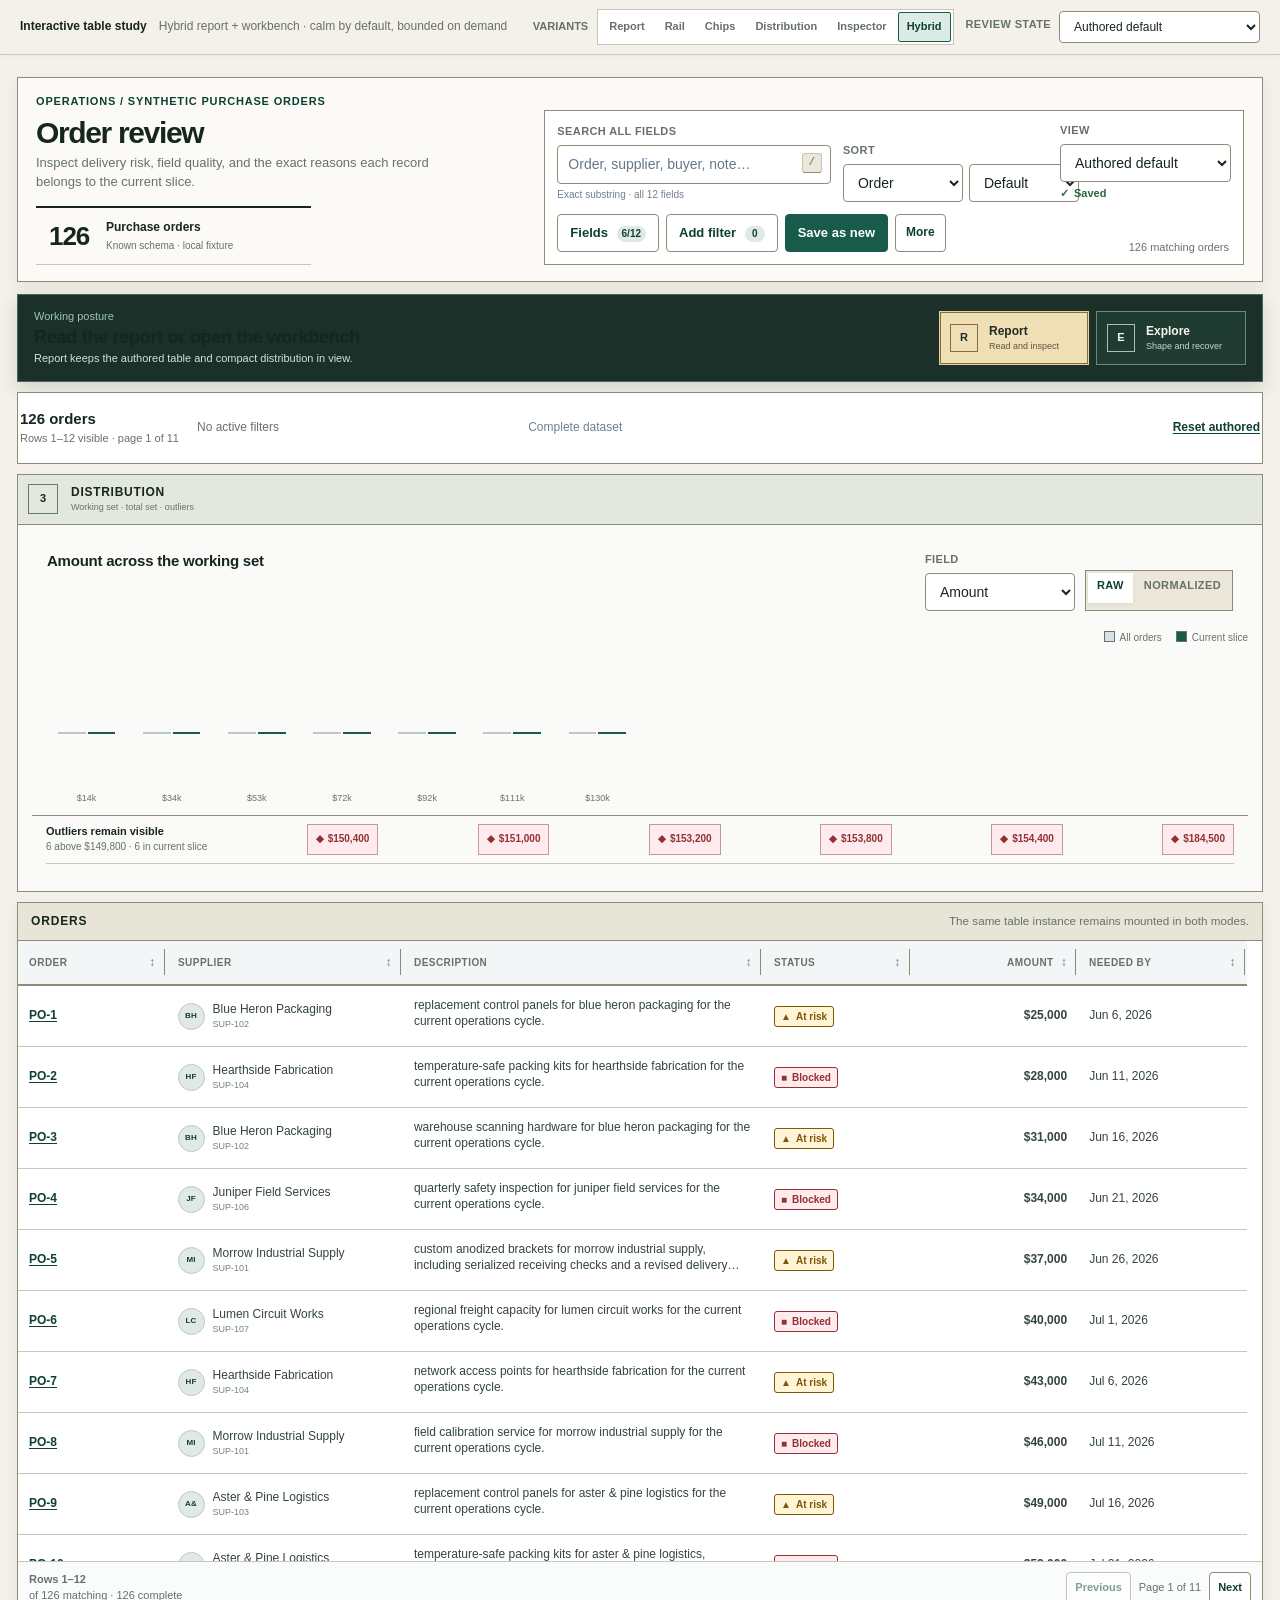
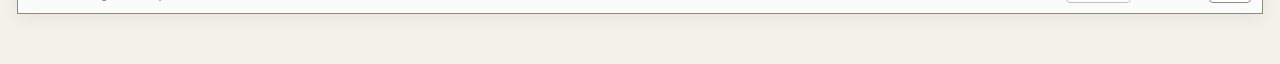
<file: variants/v6-hybrid.html>
<!doctype html>
<html lang="en">
  <head>
    <meta charset="utf-8" />
    <meta name="viewport" content="width=device-width, initial-scale=1, viewport-fit=cover" />
    <meta name="color-scheme" content="light" />
    <link rel="icon" href="data:," />
    <link rel="stylesheet" href="./assets/v6-hybrid.css" />
    <title>Hybrid Report + Workbench Mode · Interactive table variants</title>
  </head>
  <body class="variant-v6" data-variant="v6" data-hybrid-mode="report">
    <!-- THESIS: A table can open as a calm report and expose a bounded analytical workbench only when the user explicitly asks to explore. -->
    <a class="skip-link" href="#main-content">Skip to orders table</a>
    <header class="prototype-chrome">
      <div class="prototype-chrome__identity"><strong>Interactive table study</strong><span>Hybrid report + workbench · calm by default, bounded on demand</span></div>
      <div class="prototype-chrome__tools"><div data-component="variant-nav"></div><div data-component="scenario-nav"></div></div>
    </header>
    <main class="v6-shell" id="main-content">
      <section class="v6-mast" aria-label="Hybrid view context and commands"><div data-component="page-context"></div><div data-component="command-bar" data-compact="true" data-instance="hybrid"></div></section>
      <div class="v6-quality" data-component="quality-warning"></div><div data-component="narrow-note"></div>
      <section class="v6-mode-bar" aria-labelledby="v6-mode-title">
        <div><p class="eyebrow">Working posture</p><h2 id="v6-mode-title">Read the report or open the workbench</h2><p data-hybrid-mode-description>Report keeps the authored table and compact distribution in view.</p></div>
        <div class="v6-mode-switch" role="group" aria-label="Report or Explore mode">
          <button type="button" data-hybrid-mode-control="report" aria-pressed="true"><span aria-hidden="true">R</span><strong>Report</strong><small>Read and inspect</small></button>
          <button type="button" data-hybrid-mode-control="explore" aria-pressed="false"><span aria-hidden="true">E</span><strong>Explore</strong><small>Shape and recover</small></button>
        </div>
      </section>
      <section class="v6-state" aria-label="Current report state"><div data-component="state-summary"></div></section>
      <section class="v6-workbench" aria-label="Bounded exploration workbench">
        <aside class="v6-fields" data-surface="fields" data-persistent="true" aria-label="Field controls"><div class="v6-panel-label"><span aria-hidden="true">1</span><strong>Fields</strong><small>Search · select · order · width</small></div><div data-component="field-explorer"></div></aside>
        <section class="v6-filters" data-surface="filters" data-persistent="true" aria-label="Condition builder"><div class="v6-panel-label"><span aria-hidden="true">2</span><strong>Conditions</strong><small>Named modes · live count · recovery</small></div><div data-component="filter-builder"></div></section>
        <section class="v6-distribution" aria-label="Distribution summary and visual filter context"><div class="v6-panel-label"><span aria-hidden="true">3</span><strong>Distribution</strong><small>Working set · total set · outliers</small></div><div data-component="distribution" data-compact="true"></div></section>
      </section>
      <section class="v6-table" aria-label="Orders report"><div class="v6-table-label"><span>Orders</span><small>The same table instance remains mounted in both modes.</small></div><div data-component="table"></div></section>
    </main>
    <aside class="detail-surface" data-surface="detail" aria-label="Order detail and match reasoning" aria-hidden="true" hidden><div data-component="detail"></div></aside>
    <script>
      window.TABLE_VARIANTS_PUBLISHED = ["v1", "v2", "v3", "v4", "v5", "v6"];
      (() => {
        "use strict";
        const body = document.body;
        const scenario = body.dataset.scenario || "authored";
        const forcedExplore = new Set(["filtered", "fields", "no-results"]);
        const storageKey = "interactive-table:v6:hybrid-mode";
        let storedMode = "report";
        try {
          const candidate = window.localStorage.getItem(storageKey);
          if (candidate === "report" || candidate === "explore") storedMode = candidate;
        } catch (error) {
          console.info("[hybrid-mode] localStorage unavailable; using the document state", error?.name || "storage error");
        }
        const controls = [...document.querySelectorAll("[data-hybrid-mode-control]")];
        const description = document.querySelector("[data-hybrid-mode-description]");
        const copy = {
          report: "Report keeps the authored table and compact distribution in view.",
          explore: "Explore reveals field, condition, and distribution controls without remounting the table.",
        };
        function setMode(mode, persist = true) {
          if (mode !== "report" && mode !== "explore") return;
          body.dataset.hybridMode = mode;
          controls.forEach((control) => control.setAttribute("aria-pressed", String(control.dataset.hybridModeControl === mode)));
          if (description) description.textContent = copy[mode];
          if (!persist) return;
          try { window.localStorage.setItem(storageKey, mode); }
          catch (error) { console.info("[hybrid-mode] mode retained for this document only", error?.name || "storage error"); }
        }
        controls.forEach((control) => control.addEventListener("click", () => setMode(control.dataset.hybridModeControl)));
        setMode(forcedExplore.has(scenario) ? "explore" : storedMode, false);
        window.TABLE_HYBRID_MODE = { setMode, getMode: () => body.dataset.hybridMode };
      })();
    </script>
    <script src="./assets/bootstrap.js"></script>
  </body>
</html>
</file>
<file: styles.css>
:root {
  --ink: #1d2834;
  --muted: #5c6977;
  --faint: #7d8a97;
  --line: #d5dce2;
  --line-strong: #b4c0ca;
  --paper: #fbfcfd;
  --panel: #ffffff;
  --wash: #f1f5f7;
  --blue: #1559a6;
  --blue-strong: #0b3f7e;
  --blue-wash: #e8f0fb;
  --amber: #8b5a09;
  --amber-wash: #fff4d8;
  --red: #9b2c2c;
  --red-wash: #fdeaea;
  --green: #23633d;
  --green-wash: #e9f5ed;
  --shadow: 0 10px 26px rgba(29, 40, 52, 0.12);
  font-family: -apple-system, BlinkMacSystemFont, "Segoe UI", Roboto, Helvetica, Arial, sans-serif;
  color: var(--ink);
  background: var(--paper);
}

* { box-sizing: border-box; }
[hidden] { display: none !important; }
html { background: var(--paper); }
body { margin: 0; min-width: 320px; background: var(--paper); font-size: 14px; line-height: 1.45; }
button, input, select { font: inherit; color: inherit; }
button, select { cursor: pointer; }
button:focus-visible, input:focus-visible, select:focus-visible, [tabindex="0"]:focus-visible { outline: 3px solid #72a8e4; outline-offset: 2px; }
.sr-only { position: absolute; width: 1px; height: 1px; padding: 0; margin: -1px; overflow: hidden; clip: rect(0, 0, 0, 0); white-space: nowrap; border: 0; }

.app-shell { max-width: 1520px; margin: 0 auto; padding: 34px 36px 50px; }
.page-header { display: flex; align-items: flex-start; justify-content: space-between; gap: 24px; margin-bottom: 26px; }
.kicker { margin: 0 0 6px; color: var(--blue-strong); font-size: 11px; font-weight: 700; letter-spacing: .09em; text-transform: uppercase; }
h1, h2, p { margin-top: 0; }
h1 { margin-bottom: 6px; font-size: clamp(30px, 4vw, 44px); line-height: 1; letter-spacing: -.035em; }
h2 { margin-bottom: 5px; font-size: 18px; line-height: 1.15; }
.lede { max-width: 65ch; margin-bottom: 0; color: var(--muted); font-size: 15px; }
.dataset-stamp { display: flex; align-items: center; gap: 9px; padding: 9px 12px; border: 1px solid var(--line); background: var(--panel); color: var(--muted); font-size: 12px; white-space: nowrap; }
.status-dot { width: 8px; height: 8px; border-radius: 50%; background: var(--green); box-shadow: 0 0 0 3px var(--green-wash); }

.command-bar { display: grid; grid-template-columns: minmax(230px, 1.7fr) minmax(180px, 1.2fr) minmax(170px, 1fr) minmax(160px, 1fr) auto auto; align-items: end; gap: 12px; padding: 16px; border: 1px solid var(--line); background: var(--panel); }
.command-bar label, .field-control label { display: block; margin: 0 0 5px; color: var(--muted); font-size: 11px; font-weight: 700; letter-spacing: .035em; text-transform: uppercase; }
.search-input-wrap { position: relative; }
input[type="search"], input[type="number"], select { width: 100%; min-height: 36px; padding: 7px 10px; border: 1px solid var(--line-strong); border-radius: 3px; background: #fff; }
input[type="search"] { padding-right: 36px; }
input::placeholder { color: #657382; }
kbd { position: absolute; right: 9px; top: 8px; padding: 0 5px; border: 1px solid var(--line); border-radius: 3px; color: var(--faint); font-size: 11px; }
.assistive-copy { margin: 4px 0 0; color: var(--faint); font-size: 11px; }
.inline-controls { display: grid; grid-template-columns: 1fr .82fr; gap: 6px; }
.view-control { position: relative; }
.save-state { display: inline-flex; margin-top: 4px; color: var(--green); font-size: 11px; font-weight: 700; }
.save-state.modified { color: var(--amber); }
.button { min-height: 36px; padding: 7px 12px; border: 1px solid var(--line-strong); border-radius: 3px; background: #fff; font-size: 13px; font-weight: 700; white-space: nowrap; }
.button:hover { border-color: var(--blue); background: var(--blue-wash); }
.button-primary { border-color: var(--blue); background: var(--blue); color: #fff; }
.button-primary:hover { border-color: var(--blue-strong); background: var(--blue-strong); }
.button-secondary { color: var(--blue-strong); }
.button-count { display: inline-block; margin-left: 5px; padding: 1px 5px; border-radius: 9px; background: var(--blue-wash); color: var(--blue-strong); font-size: 10px; }
.text-button { padding: 3px 0; border: 0; background: transparent; color: var(--blue-strong); font-size: 12px; font-weight: 700; text-decoration: underline; }
.text-button:hover { color: var(--ink); }
.icon-button { width: 32px; height: 32px; padding: 0; border: 1px solid var(--line); border-radius: 3px; background: #fff; color: var(--muted); font-size: 23px; line-height: 1; }
.icon-button:hover { border-color: var(--blue); color: var(--blue); }

.state-strip { display: flex; align-items: center; flex-wrap: wrap; gap: 10px 18px; min-height: 56px; padding: 12px 2px; }
.state-strip > div:first-child { display: flex; align-items: baseline; gap: 9px; }
.state-strip strong { font-size: 15px; }
.state-strip span { color: var(--muted); font-size: 12px; }
.active-filters { display: flex; flex-wrap: wrap; gap: 5px; }
.filter-chip { display: inline-flex; align-items: center; gap: 6px; padding: 4px 7px; border: 1px solid #b9cde7; border-radius: 3px; background: var(--blue-wash); color: var(--blue-strong); font-size: 12px; }
.filter-chip button { padding: 0 1px; border: 0; background: transparent; color: inherit; font-size: 16px; line-height: 1; }
.responsive-note { display: none; margin-bottom: 10px; padding: 9px 11px; border: 1px solid #c9d7e6; background: #f3f7fc; color: var(--blue-strong); font-size: 12px; }

.workspace-grid { display: grid; grid-template-columns: 280px minmax(0, 1fr); gap: 16px; align-items: start; }
.workspace-grid:not(:has(.field-rail:not([hidden]))) { grid-template-columns: minmax(0, 1fr); }
.field-rail { padding: 17px; border: 1px solid var(--line); background: var(--panel); }
.rail-heading, .inspector-heading { display: flex; align-items: flex-start; justify-content: space-between; gap: 16px; }
.rail-copy { margin-bottom: 16px; color: var(--muted); font-size: 12px; }
.field-list { display: grid; gap: 9px; }
.field-item { padding: 9px; border: 1px solid var(--line); background: var(--paper); }
.field-item.is-hidden { opacity: .75; }
.field-top { display: flex; align-items: flex-start; gap: 7px; }
.field-check { display: flex; align-items: flex-start; gap: 7px; flex: 1; min-width: 0; }
.field-check input { margin-top: 3px; accent-color: var(--blue); }
.field-name { font-size: 13px; font-weight: 700; }
.field-type { display: block; color: var(--faint); font-size: 10px; }
.field-actions { display: flex; gap: 3px; }
.field-actions button { min-width: 24px; min-height: 24px; padding: 0; border: 1px solid var(--line); background: #fff; color: var(--blue-strong); font-size: 12px; }
.field-actions button:disabled { color: var(--faint); cursor: not-allowed; }
.field-meta { margin: 7px 0 0 24px; color: var(--muted); font-size: 11px; }
.field-filter-toggle { margin: 8px 0 0 24px; padding: 3px 7px; border: 1px solid var(--line-strong); border-radius: 3px; background: #fff; color: var(--blue-strong); font-size: 11px; font-weight: 700; }
.field-filter-toggle:hover { border-color: var(--blue); background: var(--blue-wash); }
.field-filter { display: none; margin: 10px 0 0 24px; padding-top: 10px; border-top: 1px solid var(--line); }
.field-item.filter-open .field-filter { display: block; min-height: 42px; visibility: visible; }
.category-options { display: flex; flex-wrap: wrap; gap: 5px; }
.category-options label { display: inline-flex; align-items: center; gap: 4px; padding: 4px 6px; border: 1px solid var(--line); background: #fff; font-size: 11px; }
.category-options input { accent-color: var(--blue); }
.range-controls { display: grid; grid-template-columns: 1fr 1fr; gap: 5px; }
.range-controls input { min-width: 0; min-height: 30px; font-size: 12px; }
.field-filter button { margin-top: 6px; }
.amount-distribution { display: flex; align-items: end; gap: 4px; height: 52px; margin-top: 10px; padding: 5px 4px 0; border-bottom: 1px solid var(--line-strong); background: #f6f9fb; }
.histogram-bar { flex: 1; min-height: 4px; background: #8fb4dd; }
.histogram-caption { margin: 4px 0 0; color: var(--faint); font-size: 10px; }

.table-panel { min-width: 0; border: 1px solid var(--line); background: var(--panel); }
.table-scroll { overflow: auto; max-height: calc(100vh - 295px); min-height: 360px; }
table { width: 100%; min-width: 930px; border-collapse: separate; border-spacing: 0; table-layout: fixed; }
thead th { position: sticky; top: 0; z-index: 2; padding: 10px 11px; border-bottom: 2px solid var(--line-strong); background: #f4f7f9; color: var(--muted); font-size: 11px; font-weight: 700; letter-spacing: .035em; text-align: left; text-transform: uppercase; }
thead th.numeric, tbody td.numeric { text-align: right; }
thead th button { display: flex; align-items: center; gap: 5px; width: 100%; padding: 0; border: 0; background: transparent; color: inherit; font: inherit; text-align: inherit; text-transform: inherit; }
thead th.numeric button { justify-content: flex-end; }
.sort-marker { color: var(--blue); font-size: 13px; }
tbody tr { cursor: pointer; }
tbody tr:hover { background: #f7faff; }
tbody tr:focus-within { background: #f1f6fc; }
tbody tr.is-selected { background: var(--blue-wash); }
tbody td { height: 58px; padding: 9px 11px; border-bottom: 1px solid var(--line); vertical-align: middle; overflow: hidden; font-size: 13px; }
tbody tr:last-child td { border-bottom: 0; }
.order-link { padding: 0; border: 0; background: transparent; color: var(--blue-strong); font-weight: 700; text-decoration: underline; }
.supplier { font-weight: 600; }
.description { display: -webkit-box; -webkit-line-clamp: 2; -webkit-box-orient: vertical; overflow: hidden; line-height: 1.3; }
.muted-cell { color: var(--faint); }
.amount { font-variant-numeric: tabular-nums; font-weight: 700; }
.date-cell { font-variant-numeric: tabular-nums; white-space: nowrap; }
.status { display: inline-flex; padding: 3px 6px; border: 1px solid currentColor; border-radius: 3px; font-size: 11px; font-weight: 700; white-space: nowrap; }
.status-on-track { color: var(--green); background: var(--green-wash); }
.status-at-risk { color: var(--amber); background: var(--amber-wash); }
.status-blocked { color: var(--red); background: var(--red-wash); }
.status-complete { color: var(--blue-strong); background: var(--blue-wash); }
.match-note { display: block; margin-top: 3px; color: var(--blue-strong); font-size: 10px; font-weight: 600; }
.row-action { width: 100%; padding: 0; border: 0; background: transparent; text-align: inherit; }
.row-action:focus-visible { outline-offset: -3px; }
.empty-state { padding: 58px 24px; border-top: 1px solid var(--line); text-align: center; }
.empty-state p { color: var(--muted); }
.table-footer { display: flex; justify-content: space-between; align-items: center; gap: 12px; padding: 11px; border-top: 1px solid var(--line); color: var(--muted); font-size: 12px; }
.pagination { display: flex; align-items: center; gap: 8px; }
.pagination .button { min-height: 30px; padding: 4px 8px; font-size: 11px; }

.scrim { position: fixed; inset: 0; z-index: 4; background: rgba(29, 40, 52, .26); }
.inspector { position: fixed; top: 0; right: 0; z-index: 5; display: flex; flex-direction: column; width: min(450px, 100%); height: 100vh; padding: 27px; overflow: auto; border-left: 1px solid var(--line-strong); background: var(--panel); box-shadow: var(--shadow); }
.inspector-context { margin: 18px 0; padding: 9px 10px; border: 1px solid #b9cde7; background: var(--blue-wash); color: var(--blue-strong); font-size: 12px; }
.detail-grid { display: grid; grid-template-columns: 1fr 1.3fr; border-top: 1px solid var(--line); }
.detail-label, .detail-value { padding: 10px 0; border-bottom: 1px solid var(--line); }
.detail-label { color: var(--muted); font-size: 11px; font-weight: 700; text-transform: uppercase; }
.detail-value { padding-left: 14px; overflow-wrap: anywhere; }
.detail-value.long { line-height: 1.55; }
.save-scrim { z-index: 6; }
.save-dialog { position: fixed; top: 50%; left: 50%; z-index: 7; width: min(420px, calc(100% - 32px)); padding: 24px; border: 1px solid var(--line-strong); background: var(--panel); box-shadow: var(--shadow); transform: translate(-50%, -50%); }
.save-dialog h2 { margin-bottom: 8px; font-size: 22px; }
.save-dialog-copy { margin-bottom: 18px; color: var(--muted); font-size: 13px; }
.save-dialog label { display: block; margin-bottom: 5px; color: var(--muted); font-size: 11px; font-weight: 700; letter-spacing: .035em; text-transform: uppercase; }
.save-dialog input { width: 100%; min-height: 38px; padding: 8px 10px; border: 1px solid var(--line-strong); border-radius: 3px; }
.field-error { margin: 6px 0 0; color: var(--red); font-size: 12px; }
.dialog-actions { display: flex; justify-content: flex-end; gap: 8px; margin-top: 20px; }
.toast { position: fixed; right: 20px; bottom: 20px; z-index: 8; max-width: 320px; padding: 11px 14px; border: 1px solid var(--blue); background: var(--ink); color: #fff; box-shadow: var(--shadow); font-size: 13px; }

@media (max-width: 1080px) {
  .app-shell { padding: 25px 24px 40px; }
  .command-bar { grid-template-columns: minmax(220px, 1.5fr) 1fr 1fr 1fr auto auto; }
  .command-bar .button-primary, .command-bar .button-secondary { grid-column: auto; grid-row: auto; }
  .responsive-note { display: block; }
}
@media (max-width: 820px) {
  .page-header { flex-direction: column; gap: 13px; }
  .dataset-stamp { align-self: flex-start; }
  .command-bar { grid-template-columns: 1fr 1fr; }
  .search-block { grid-column: 1 / -1; }
  .command-bar .button-primary, .command-bar .button-secondary { grid-column: auto; grid-row: auto; }
  .workspace-grid, .workspace-grid:not(:has(.field-rail:not([hidden]))) { grid-template-columns: 1fr; }
  .field-rail { order: -1; }
  .table-scroll { max-height: calc(100vh - 390px); }
}
@media (max-width: 560px) {
  .app-shell { padding: 21px 14px 32px; }
  h1 { font-size: 32px; }
  .command-bar { grid-template-columns: 1fr; padding: 12px; }
  .search-block { grid-column: auto; }
  .inline-controls { grid-template-columns: 1fr 1fr; }
  .state-strip { align-items: flex-start; flex-direction: column; gap: 7px; }
  .state-strip > div:first-child { flex-direction: column; gap: 0; }
  .table-footer { align-items: flex-start; flex-direction: column; }
  .pagination { justify-content: space-between; width: 100%; }
  .inspector { padding: 21px 16px; }
}
@media (prefers-reduced-motion: reduce) {
  *, *::before, *::after { scroll-behavior: auto !important; transition-duration: .01ms !important; animation-duration: .01ms !important; animation-iteration-count: 1 !important; }
}
</file>
<file: variants/assets/v2-workbench.css>
.variant-v2 {
  --paper: #eef2f4;
  --panel: #ffffff;
  --wash: #e7ecef;
  --wash-cool: #e3edf5;
  --line: #cbd4da;
  --line-strong: #95a5b1;
  --ink: #152430;
  --ink-soft: #2e4250;
  --muted: #536671;
  --accent: #155e96;
  --accent-strong: #0d426b;
  --accent-wash: #e2edf6;
  background: var(--paper);
}

.variant-v2 .prototype-chrome {
  background: rgba(238, 242, 244, 0.98);
}

.v2-shell {
  width: min(1760px, calc(100% - 28px));
  margin: 0 auto;
  padding: 20px 0 42px;
}

.v2-mast {
  display: grid;
  grid-template-columns: minmax(330px, 0.72fr) minmax(720px, 1.6fr);
  align-items: end;
  gap: 18px;
  margin-bottom: 12px;
  padding: 14px;
  border: 1px solid var(--line-strong);
  background: #f8fafb;
  box-shadow: 0 5px 16px rgba(21, 36, 48, 0.07);
}

.v2-mast .page-context {
  display: block;
}

.v2-mast .page-context h1 {
  margin-bottom: 4px;
  font-size: 29px;
}

.v2-mast .page-context .lede {
  max-width: 56ch;
  font-size: 13px;
}

.v2-mast .dataset-stamp {
  width: min(100%, 250px);
  margin-top: 14px;
  background: transparent;
}

.v2-mast .command-bar {
  grid-template-columns: minmax(205px, 1.25fr) minmax(190px, 0.9fr) minmax(150px, 0.72fr);
  border-color: var(--line-strong);
  background: #fff;
}

.v2-mast .command-actions {
  grid-column: 1 / -1;
  justify-content: flex-start;
}

.v2-mast .command-result {
  right: 12px;
  bottom: 8px;
}

.v2-quality {
  margin-bottom: 10px;
}

.v2-workbench {
  display: grid;
  grid-template-columns: minmax(292px, 330px) minmax(520px, 1fr) minmax(310px, 350px);
  gap: 10px;
  min-width: 0;
  align-items: start;
}

.v2-field-rail,
.v2-analysis-rail,
.v2-table-column {
  min-width: 0;
  border: 1px solid var(--line-strong);
  background: var(--panel);
  box-shadow: 0 4px 14px rgba(21, 36, 48, 0.06);
}

.v2-field-rail,
.v2-analysis-rail {
  position: sticky;
  top: 66px;
  max-height: calc(100vh - 78px);
  overflow: auto;
  overscroll-behavior: contain;
}

.v2-rail-label {
  position: sticky;
  top: 0;
  z-index: 5;
  display: grid;
  grid-template-columns: 30px 1fr;
  gap: 0 9px;
  align-items: center;
  min-height: 48px;
  padding: 8px 10px;
  border-bottom: 1px solid var(--line-strong);
  background: #dfe6ea;
}

.v2-rail-label > span {
  grid-row: 1 / span 2;
  display: grid;
  width: 29px;
  height: 29px;
  place-items: center;
  border: 1px solid #607584;
  color: #263c49;
  font-size: 11px;
  font-weight: 800;
}

.v2-rail-label strong {
  align-self: end;
  font-size: 12px;
}

.v2-rail-label small {
  align-self: start;
  color: var(--muted);
  font-size: 9px;
}

.v2-field-rail .field-explorer,
.v2-filter-surface .filter-builder {
  padding: 12px;
}

.v2-field-rail .surface-heading,
.v2-filter-surface .surface-heading {
  display: block;
  margin-bottom: 12px;
}

.v2-field-rail .surface-heading h2,
.v2-filter-surface .surface-heading h2 {
  font-size: 16px;
}

.v2-field-rail .surface-heading p:last-child,
.v2-filter-surface .surface-heading p:last-child {
  font-size: 10px;
}

.v2-field-rail .field-explorer__toolbar {
  grid-template-columns: 1fr 92px;
  gap: 7px;
  padding: 8px;
}

.v2-field-rail .selected-counter {
  grid-column: 1 / -1;
  justify-content: flex-start;
  min-height: 31px;
  padding: 4px 8px;
}

.v2-field-rail .field-explorer__bulk {
  gap: 8px 12px;
  padding: 7px 8px;
}

.v2-field-rail .field-list {
  grid-template-columns: 1fr;
  border-left: 0;
}

.v2-field-rail .field-item {
  padding: 10px 8px;
  border-right: 0;
}

.v2-field-rail .field-item__signal {
  min-height: 0;
  margin-bottom: 4px;
}

.v2-field-rail .mini-distribution {
  height: 23px;
  margin-bottom: 7px;
}

.v2-field-rail .field-item__layout {
  grid-template-columns: auto minmax(90px, 1fr) auto;
  gap: 5px;
}

.v2-field-rail .field-item__actions {
  gap: 8px 12px;
  flex-wrap: wrap;
}

.v2-table-column .state-summary {
  grid-template-columns: auto minmax(190px, 1fr);
  padding: 11px 12px;
  border-bottom-color: var(--line-strong);
}

.v2-table-column .state-summary__statement {
  text-align: right;
}

.v2-table-column .filter-chips {
  grid-column: 1 / -1;
}

.v2-table-column .state-summary__actions {
  grid-column: 1 / -1;
  justify-content: flex-start;
}

.v2-table-column .table-frame {
  border: 0;
}

.v2-table-column .table-scroll {
  max-height: calc(100vh - 255px);
}

.v2-analysis-rail .distribution {
  border: 0;
  border-bottom: 1px solid var(--line-strong);
  background: #f9fbfc;
}

.v2-analysis-rail .distribution__heading {
  display: block;
}

.v2-analysis-rail .distribution__controls {
  justify-content: flex-start;
  margin-top: 9px;
}

.v2-analysis-rail .histogram {
  grid-template-columns: repeat(7, minmax(29px, 1fr));
}

.v2-analysis-rail .histogram-bin__label {
  font-size: 8px;
}

.v2-filter-surface {
  padding-bottom: 4px;
}

.v2-filter-surface .active-condition-list__heading,
.v2-filter-surface .condition-row {
  align-items: flex-start;
}

.v2-filter-surface .condition-row {
  grid-template-columns: 1fr;
}

.v2-filter-surface .condition-actions {
  justify-content: flex-start;
}

.v2-filter-surface .filter-set-row,
.v2-filter-surface .condition-grid {
  grid-template-columns: 1fr;
}

.v2-filter-surface .dialog-actions {
  justify-content: flex-start;
}

.variant-v2[data-scenario="fields"] .v2-field-rail {
  outline: 3px solid var(--focus);
  outline-offset: -3px;
}

.variant-v2[data-scenario="filtered"] .v2-analysis-rail {
  outline: 2px solid #6f93ad;
  outline-offset: -2px;
}

.variant-v2 .detail-surface {
  top: 55px;
}

@media (max-width: 1260px) {
  .v2-mast {
    grid-template-columns: 1fr;
  }

  .v2-workbench {
    grid-template-columns: minmax(280px, 320px) minmax(520px, 1fr);
  }

  .v2-analysis-rail {
    position: static;
    grid-column: 1 / -1;
    display: grid;
    grid-template-columns: minmax(340px, 0.9fr) minmax(520px, 1.3fr);
    max-height: none;
  }

  .v2-analysis-rail .v2-rail-label {
    grid-column: 1 / -1;
  }

  .v2-analysis-rail .distribution {
    height: 100%;
    border-right: 1px solid var(--line-strong);
    border-bottom: 0;
  }
}

@media (max-width: 900px) {
  .v2-shell {
    width: min(100% - 20px, 860px);
    padding-top: 12px;
  }

  .v2-mast {
    padding: 10px;
  }

  .v2-workbench {
    grid-template-columns: 1fr;
  }

  .v2-field-rail,
  .v2-analysis-rail {
    position: static;
    max-height: 680px;
  }

  .v2-analysis-rail {
    grid-template-columns: 1fr;
  }

  .v2-analysis-rail .distribution {
    border-right: 0;
    border-bottom: 1px solid var(--line-strong);
  }

  .v2-table-column {
    order: 3;
  }

  .v2-table-column .table-scroll {
    max-height: 590px;
  }
}

@media (max-width: 620px) {
  .v2-mast .command-bar {
    grid-template-columns: 1fr;
  }

  .v2-mast .command-actions {
    grid-column: auto;
  }

  .v2-field-rail .field-explorer__toolbar {
    grid-template-columns: 1fr;
  }

  .v2-field-rail .selected-counter {
    grid-column: auto;
  }
}
</file>
<file: variants/assets/v3-chip-first.css>
.variant-v3 {
  --paper: #f6f7f4;
  --panel: #ffffff;
  --wash: #eef0ec;
  --wash-cool: #e9f1f8;
  --line: #d1d7d2;
  --line-strong: #9ba8a0;
  --ink: #18231f;
  --ink-soft: #34433d;
  --muted: #596861;
  --accent: #165b91;
  --accent-strong: #0d3f67;
  --accent-wash: #e6f0f8;
  background: var(--paper);
}

.v3-shell {
  width: min(1510px, calc(100% - 42px));
  margin: 0 auto;
  padding: 30px 0 52px;
}

.v3-mast {
  display: grid;
  grid-template-columns: minmax(320px, 0.72fr) minmax(720px, 1.55fr);
  align-items: end;
  gap: 28px;
  margin-bottom: 14px;
}

.v3-mast .page-context {
  display: block;
}

.v3-mast .page-context h1 {
  font-size: 32px;
}

.v3-mast .dataset-stamp {
  width: 235px;
  margin-top: 18px;
}

.v3-mast .command-bar {
  grid-template-columns: minmax(220px, 1.25fr) minmax(190px, 0.9fr) minmax(160px, 0.72fr);
  border-top: 2px solid var(--ink);
  background: transparent;
}

.v3-mast .command-actions {
  grid-column: 1 / -1;
  justify-content: flex-start;
}

.v3-mast .command-result {
  right: 12px;
  bottom: 8px;
}

.v3-mast [data-action="open-filters"] {
  border-color: var(--accent);
  background: var(--accent);
  color: #fff;
}

.v3-mast [data-action="open-filters"]::before {
  margin-right: 5px;
  content: "+";
  font-size: 15px;
}

.v3-mast [data-action="open-filters"] span {
  background: #fff;
}

.v3-quality {
  margin-bottom: 12px;
}

.v3-query-stage {
  margin-bottom: 14px;
  border: 1px solid #2b3b34;
  background: #1f2d27;
  color: #f8fbf8;
  box-shadow: 0 8px 22px rgba(24, 35, 31, 0.13);
}

.v3-query-stage__heading {
  display: grid;
  grid-template-columns: minmax(280px, 0.8fr) minmax(340px, 1.2fr);
  gap: 24px;
  align-items: end;
  padding: 15px 18px 10px;
  border-bottom: 1px solid #526058;
}

.v3-query-stage__heading h2 {
  margin-bottom: 0;
  color: #fff;
  font-size: 18px;
}

.v3-query-stage__heading .kicker {
  color: #9ec8e8;
}

.v3-query-stage__heading > p {
  margin: 0;
  color: #c9d3cd;
  font-size: 11px;
}

.v3-query-stage .state-summary {
  grid-template-columns: minmax(150px, auto) minmax(220px, 0.8fr) minmax(440px, 2fr) auto;
  min-height: 108px;
  padding: 16px 18px 18px;
  border-bottom: 0;
}

.v3-query-stage .state-summary__counts strong,
.v3-query-stage .state-summary__counts span,
.v3-query-stage .state-summary__statement,
.v3-query-stage .state-summary__actions .text-button {
  color: #f7fbf8;
}

.v3-query-stage .state-summary__counts strong {
  font-size: 21px;
}

.v3-query-stage .state-summary__counts span,
.v3-query-stage .state-summary__statement {
  color: #c7d2cc;
}

.v3-query-stage .filter-chips {
  gap: 8px 28px;
  align-items: center;
}

.v3-query-stage .filter-chips__empty {
  display: inline-flex;
  min-height: 42px;
  align-items: center;
  padding: 8px 13px;
  border: 1px dashed #8ea096;
  color: #dce4df;
  font-size: 12px;
}

.v3-query-stage .filter-chip {
  position: relative;
  max-width: 440px;
  min-height: 46px;
  border-color: #7db1da;
  background: #f7fbff;
  box-shadow: 0 3px 0 #0d3f67;
}

.v3-query-stage .filter-chip + .filter-chip::before {
  position: absolute;
  top: 15px;
  left: -25px;
  color: #cbd7d0;
  content: "AND";
  font-size: 8px;
  font-weight: 800;
  letter-spacing: 0.06em;
}

.v3-query-stage .filter-chip > button:first-child {
  min-height: 44px;
  padding: 7px 10px;
  font-size: 12px;
}

.v3-query-stage .filter-chip__mode {
  padding: 2px 5px;
  font-size: 9px;
}

.v3-query-stage .filter-chip__remove {
  width: 34px;
}

.v3-workspace {
  display: grid;
  grid-template-columns: minmax(0, 1fr) minmax(300px, 360px);
  gap: 14px;
  align-items: start;
}

.v3-table {
  min-width: 0;
}

.v3-table .table-frame {
  border-top: 2px solid var(--ink);
}

.v3-table .table-scroll {
  max-height: min(690px, calc(100vh - 220px));
}

.v3-context-rail {
  position: sticky;
  top: 66px;
  display: grid;
  grid-template-columns: minmax(0, 1fr);
  gap: 12px;
  min-width: 0;
}

.v3-context-rail .distribution,
.v3-context-rail .reasoning-panel {
  border: 1px solid var(--line-strong);
  background: var(--panel);
}

.v3-context-rail .distribution {
  padding: 14px;
}

.v3-context-rail .distribution__heading {
  display: block;
}

.v3-context-rail .distribution__controls {
  justify-content: flex-start;
  margin-top: 9px;
}

.v3-context-rail .histogram {
  grid-template-columns: repeat(7, minmax(30px, 1fr));
}

.v3-context-rail .reasoning-panel {
  padding: 14px;
}

.v3-context-rail .surface-heading {
  margin-bottom: 12px;
}

.v3-context-rail .surface-heading h2 {
  font-size: 16px;
}

.v3-context-rail .reasoning-chain {
  gap: 7px;
}

.v3-context-rail .reasoning-result {
  margin-top: 11px;
}

.variant-v3[data-scenario="filtered"] .v3-query-stage,
.variant-v3[data-scenario="no-results"] .v3-query-stage {
  box-shadow: 0 0 0 3px #86afd0, 0 8px 22px rgba(24, 35, 31, 0.13);
}

.variant-v3 .detail-surface {
  top: 55px;
}

@media (max-width: 1120px) {
  .v3-mast,
  .v3-workspace {
    grid-template-columns: 1fr;
  }

  .v3-context-rail {
    position: static;
    grid-template-columns: minmax(340px, 0.9fr) minmax(420px, 1.1fr);
  }

  .v3-table {
    order: 2;
  }

  .v3-context-rail {
    order: 1;
  }
}

@media (max-width: 820px) {
  .v3-shell {
    width: calc(100% - 20px);
    padding-top: 14px;
  }

  .v3-query-stage__heading,
  .v3-query-stage .state-summary,
  .v3-context-rail {
    grid-template-columns: 1fr;
  }

  .v3-query-stage .state-summary__statement,
  .v3-query-stage .state-summary__actions {
    grid-column: 1;
  }

  .v3-query-stage .filter-chips {
    grid-column: 1;
    align-items: stretch;
  }

  .v3-query-stage .filter-chip {
    max-width: none;
  }

  .v3-query-stage .filter-chip + .filter-chip::before {
    top: -18px;
    left: 4px;
  }

  .v3-table .table-scroll {
    max-height: 610px;
  }
}

@media (max-width: 620px) {
  .v3-mast .command-bar {
    grid-template-columns: 1fr;
  }

  .v3-mast .command-actions {
    grid-column: auto;
  }
}

/* V3 reasoning is intentionally compact but must remain a readable sequence. */
.v3-context-rail .reasoning-chain {
  display: grid;
  gap: 10px;
  margin: 0;
  padding: 0;
  list-style: none;
}

.v3-context-rail .reasoning-chain li {
  display: grid;
  grid-template-columns: 23px minmax(0, 1fr);
  gap: 8px;
  align-items: start;
}

.v3-context-rail .reasoning-chain li > span {
  display: grid;
  width: 23px;
  height: 23px;
  place-items: center;
  border: 1px solid var(--line-strong);
  background: var(--wash-cool);
  color: var(--accent-strong);
  font-size: 10px;
  font-weight: 800;
}

.v3-context-rail .reasoning-chain p {
  margin: 0;
  color: var(--ink-soft);
  font-size: 11px;
  line-height: 1.42;
}

.v3-context-rail .reasoning-chain strong {
  font-size: 11px;
}

.v3-context-rail .reasoning-chain small {
  display: block;
  margin-top: 2px;
  color: var(--muted);
  font-size: 10px;
  line-height: 1.38;
}

.v3-context-rail .reasoning-result {
  display: flex;
  align-items: baseline;
  gap: 5px;
  margin-top: 14px;
  padding-top: 10px;
  border-top: 1px solid var(--line);
}

.v3-context-rail .reasoning-result strong {
  color: var(--accent-strong);
  font-size: 20px;
}

.v3-context-rail .reasoning-result span,
.v3-context-rail .reasoning-prompt {
  color: var(--muted);
  font-size: 10px;
  line-height: 1.4;
}

.v3-context-rail .reasoning-prompt {
  margin: 7px 0 0;
}

/* Keep the explicit outlier lane inside the analysis rail rather than widening the page. */
.v3-context-rail .distribution {
  overflow: hidden;
}

.v3-context-rail .outlier-lane {
  max-width: 100%;
  overflow-x: auto;
  overscroll-behavior-inline: contain;
}
</file>
<file: variants/assets/v6-hybrid.css>
.variant-v6 {
  --paper: #f3f1e9;
  --panel: #ffffff;
  --wash: #ebe7da;
  --wash-cool: #e1e9e5;
  --line: #cbc5b4;
  --line-strong: #908a78;
  --ink: #17251f;
  --ink-soft: #34453e;
  --muted: #67716b;
  --accent: #195b4a;
  --accent-strong: #0d4034;
  --accent-wash: #dcebe5;
  background: var(--paper);
}
.variant-v6 .prototype-chrome { background: rgba(243, 241, 233, 0.98); }
.v6-shell { width: min(1500px, calc(100% - 34px)); margin: 0 auto; padding: 22px 0 50px; }
.v6-mast { display: grid; grid-template-columns: minmax(350px, 0.9fr) minmax(650px, 1.3fr); gap: 24px; align-items: end; margin-bottom: 12px; padding: 16px 18px; border: 1px solid var(--line-strong); background: #fbfaf6; box-shadow: 0 6px 18px rgba(23,37,31,.06); }
.v6-mast .page-context { display: block; }
.v6-mast .page-context h1 { margin-bottom: 4px; font-size: 30px; letter-spacing: -.045em; }
.v6-mast .page-context .lede { max-width: 60ch; font-size: 13px; }
.v6-mast .dataset-stamp { width: min(100%, 275px); margin-top: 14px; background: transparent; }
.v6-mast .command-bar { grid-template-columns: minmax(220px,1.2fr) minmax(180px,.9fr) minmax(155px,.75fr); border-color: var(--line-strong); background: #fff; }
.v6-mast .command-actions { grid-column: 1 / -1; justify-content: flex-start; }
.v6-mast .command-result { right: 14px; bottom: 8px; }
.v6-quality { margin-bottom: 12px; }
.v6-mode-bar { display: grid; grid-template-columns: minmax(330px,1fr) auto; gap: 22px; align-items: center; margin-bottom: 10px; padding: 14px 16px; border: 1px solid #49665b; background: #1b3028; color: #f8f5ec; box-shadow: 0 7px 18px rgba(13,35,28,.15); }
.v6-mode-bar h2 { margin: 2px 0 3px; font-size: 18px; }
.v6-mode-bar p { margin: 0; color: #d6dfda; font-size: 11px; }
.v6-mode-bar .eyebrow { color: #9fc4b6; }
.v6-mode-switch { display: grid; grid-template-columns: repeat(2,minmax(150px,1fr)); gap: 7px; }
.v6-mode-switch button { display: grid; grid-template-columns: 30px 1fr; gap: 0 9px; align-items: center; min-height: 54px; padding: 8px 10px; border: 1px solid #71857d; background: #203b31; color: #f8f5ec; text-align: left; }
.v6-mode-switch button > span { grid-row: 1 / span 2; display: grid; width: 28px; height: 28px; place-items: center; border: 1px solid #aac0b7; font-size: 11px; font-weight: 850; }
.v6-mode-switch button strong { align-self: end; font-size: 12px; }
.v6-mode-switch button small { align-self: start; color: #c8d4cf; font-size: 9px; }
.v6-mode-switch button[aria-pressed="true"] { border-color: #e9d39b; background: #f0dfb4; color: #1e2d27; box-shadow: inset 0 0 0 1px #7f6d43; }
.v6-mode-switch button[aria-pressed="true"] > span { border-color: #7f6d43; }
.v6-mode-switch button[aria-pressed="true"] small { color: #5b5546; }
.v6-state { margin-bottom: 10px; border: 1px solid var(--line-strong); background: #fff; }
.v6-state .state-summary { border-bottom: 0; }
.v6-workbench { display: grid; grid-template-columns: minmax(285px,320px) minmax(390px,.9fr) minmax(420px,1.05fr); gap: 10px; align-items: start; margin-bottom: 10px; }
.v6-fields,.v6-filters,.v6-distribution { min-width: 0; border: 1px solid var(--line-strong); background: var(--panel); box-shadow: 0 5px 15px rgba(23,37,31,.06); }
.v6-panel-label { display: grid; grid-template-columns: 32px 1fr; gap: 0 9px; align-items: center; min-height: 50px; padding: 8px 10px; border-bottom: 1px solid var(--line-strong); background: #e3e8df; }
.v6-panel-label > span { grid-row: 1 / span 2; display: grid; width: 30px; height: 30px; place-items: center; border: 1px solid #6d776e; font-size: 11px; font-weight: 850; }
.v6-panel-label strong { align-self: end; font-size: 12px; text-transform: uppercase; letter-spacing: .06em; }
.v6-panel-label small { align-self: start; color: var(--muted); font-size: 9px; }
.v6-fields,.v6-filters { max-height: 690px; overflow: auto; overscroll-behavior: contain; }
.v6-fields .field-explorer,.v6-filters .filter-builder { padding: 12px; }
.v6-fields .surface-heading,.v6-filters .surface-heading { display: block; margin-bottom: 11px; }
.v6-fields .surface-heading h2,.v6-filters .surface-heading h2 { font-size: 16px; }
.v6-fields .surface-heading p:last-child,.v6-filters .surface-heading p:last-child { font-size: 10px; }
.v6-fields .field-explorer__toolbar { grid-template-columns: 1fr; }
.v6-fields .selected-counter { grid-column: auto; justify-content: flex-start; }
.v6-fields .field-list { grid-template-columns: 1fr; border-left: 0; }
.v6-fields .field-item { padding: 9px 7px; border-right: 0; }
.v6-fields .field-item__layout { grid-template-columns: auto minmax(90px,1fr) auto; gap: 5px; }
.v6-fields .field-item__actions { gap: 7px 11px; flex-wrap: wrap; }
.v6-filters .filter-set-row,.v6-filters .condition-grid,.v6-filters .condition-row { grid-template-columns: 1fr; }
.v6-filters .condition-actions,.v6-filters .dialog-actions { justify-content: flex-start; }
.v6-distribution .distribution { border: 0; background: #fafbf8; }
.v6-distribution .distribution__heading { display: block; padding: 14px 15px 10px; }
.v6-distribution .distribution__heading h2 { font-size: 18px; }
.v6-distribution .distribution__controls { justify-content: flex-start; margin-top: 8px; }
.v6-distribution .histogram { grid-template-columns: repeat(7,minmax(31px,1fr)); min-height: 215px; padding: 13px 14px 10px; }
.v6-distribution .outlier-lane { margin: 0 14px 14px; }
.variant-v6[data-hybrid-mode="report"] .v6-workbench { grid-template-columns: 1fr; }
.variant-v6[data-hybrid-mode="report"] .v6-fields,.variant-v6[data-hybrid-mode="report"] .v6-filters { display: none; }
.variant-v6[data-hybrid-mode="report"] .v6-distribution { box-shadow: none; }
.variant-v6[data-hybrid-mode="report"] .v6-distribution .v6-panel-label { grid-template-columns: 34px minmax(220px,1fr); }
.variant-v6[data-hybrid-mode="report"] .v6-distribution .distribution__heading { display: grid; grid-template-columns: minmax(260px,1fr) auto; gap: 18px; align-items: start; }
.variant-v6[data-hybrid-mode="report"] .v6-distribution .distribution__controls { margin-top: 0; }
.variant-v6[data-hybrid-mode="report"] .v6-distribution .histogram { grid-template-columns: repeat(14,minmax(30px,1fr)); min-height: 165px; }
.v6-table { overflow: hidden; border: 1px solid var(--line-strong); background: #fff; box-shadow: 0 5px 16px rgba(23,37,31,.06); }
.v6-table-label { display: flex; align-items: baseline; justify-content: space-between; gap: 14px; padding: 10px 13px; border-bottom: 1px solid var(--line-strong); background: #e7e4d8; }
.v6-table-label span { font-size: 12px; font-weight: 850; text-transform: uppercase; letter-spacing: .07em; }
.v6-table-label small { color: var(--muted); }
.v6-table .table-frame { border: 0; }
.v6-table .table-scroll { max-height: 620px; }
.variant-v6 .detail-surface { top: 55px; }
.variant-v6[data-scenario="fields"] .v6-fields { outline: 3px solid #8f7650; outline-offset: -3px; }
.variant-v6[data-scenario="filtered"] .v6-filters { outline: 3px solid #4d8978; outline-offset: -3px; }
@media (max-width:1240px) { .v6-mast { grid-template-columns:1fr; } .v6-workbench { grid-template-columns:minmax(270px,310px) minmax(360px,.95fr); } .v6-distribution { grid-column:1/-1; } }
@media (max-width:880px) { .v6-shell { width:min(calc(100% - 20px),840px); padding-top:14px; } .v6-mast { padding:12px; } .v6-mast .command-bar { grid-template-columns:1fr; } .v6-mast .command-actions { grid-column:auto; } .v6-mode-bar { grid-template-columns:1fr; } .v6-mode-switch { width:100%; } .v6-workbench { grid-template-columns:1fr; } .v6-distribution { grid-column:auto; } .v6-fields,.v6-filters { max-height:640px; } .variant-v6[data-hybrid-mode="report"] .v6-distribution .distribution__heading { grid-template-columns:1fr; } .variant-v6[data-hybrid-mode="report"] .v6-distribution .histogram { grid-template-columns:repeat(7,minmax(30px,1fr)); } .v6-table .table-scroll { max-height:620px; } }
@media (max-width:560px) { .v6-mode-switch { grid-template-columns:1fr; } .v6-table-label { display:grid; } }
</file>
